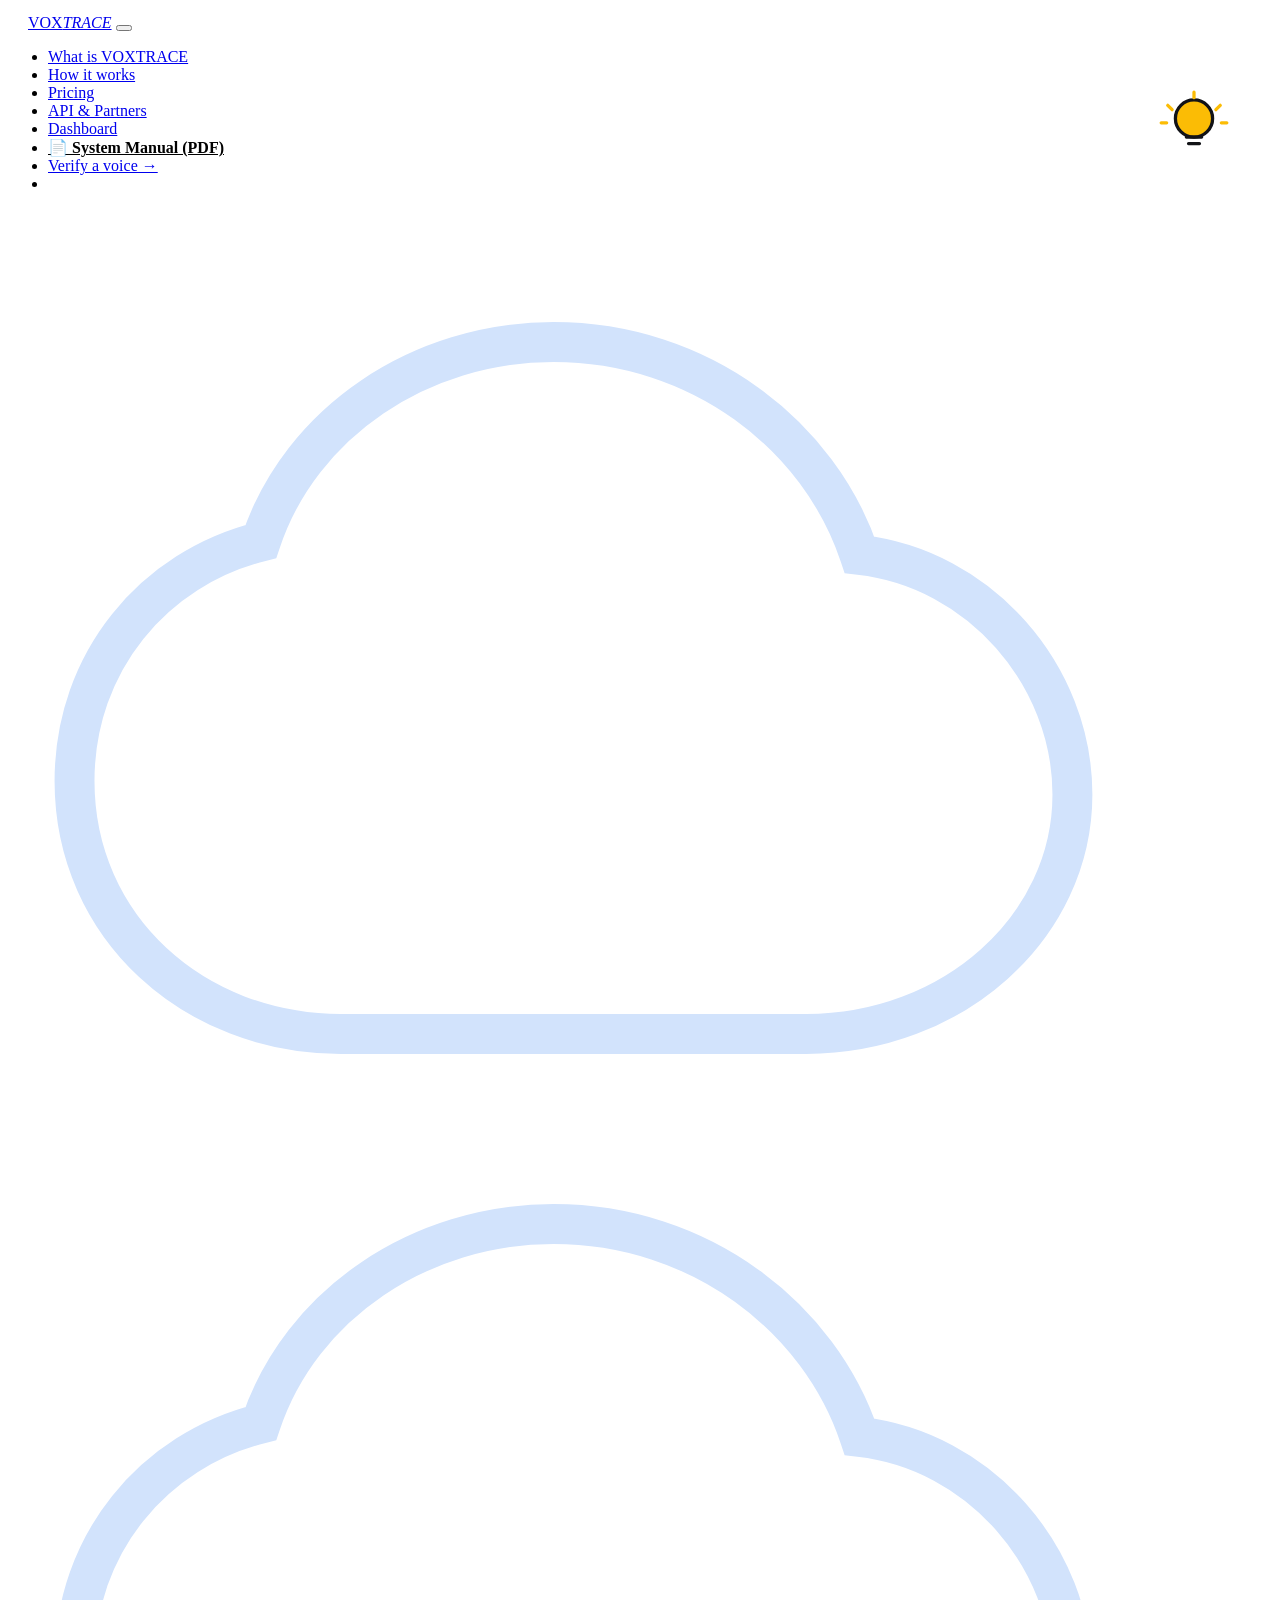
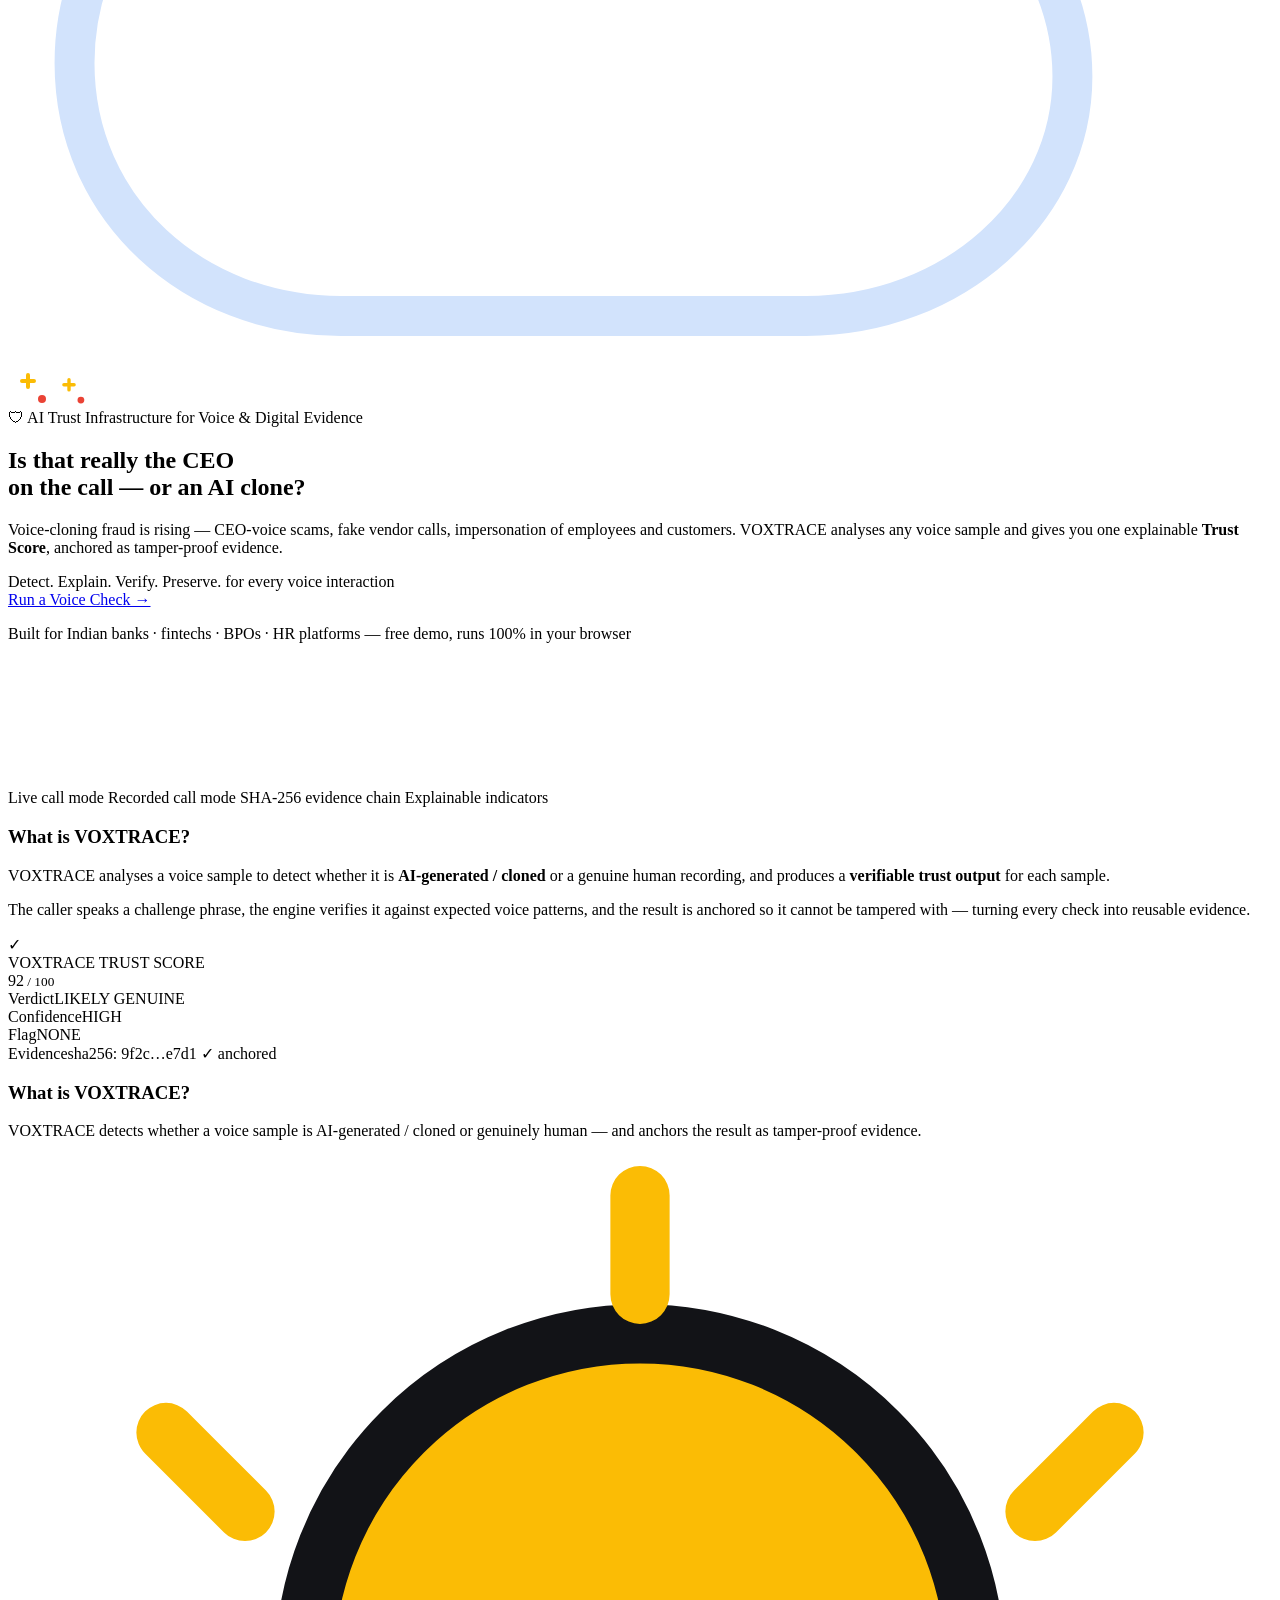
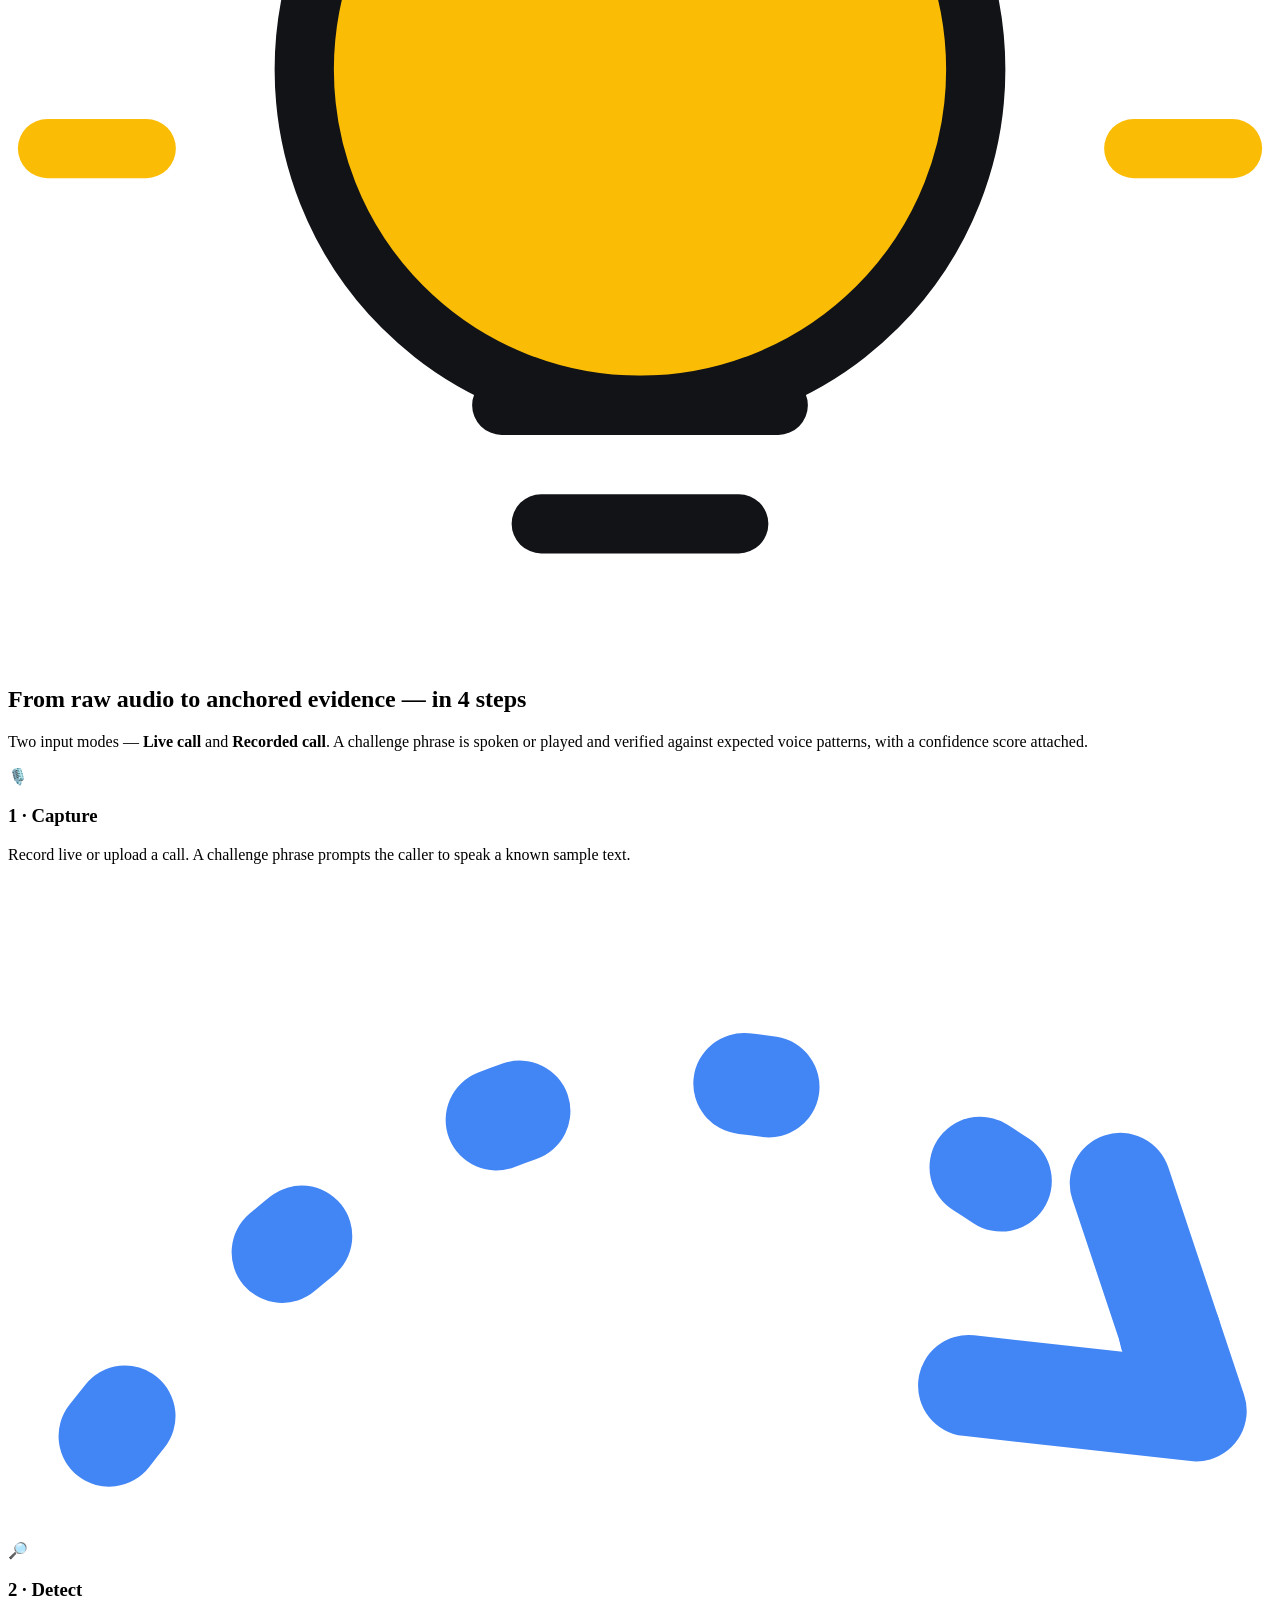
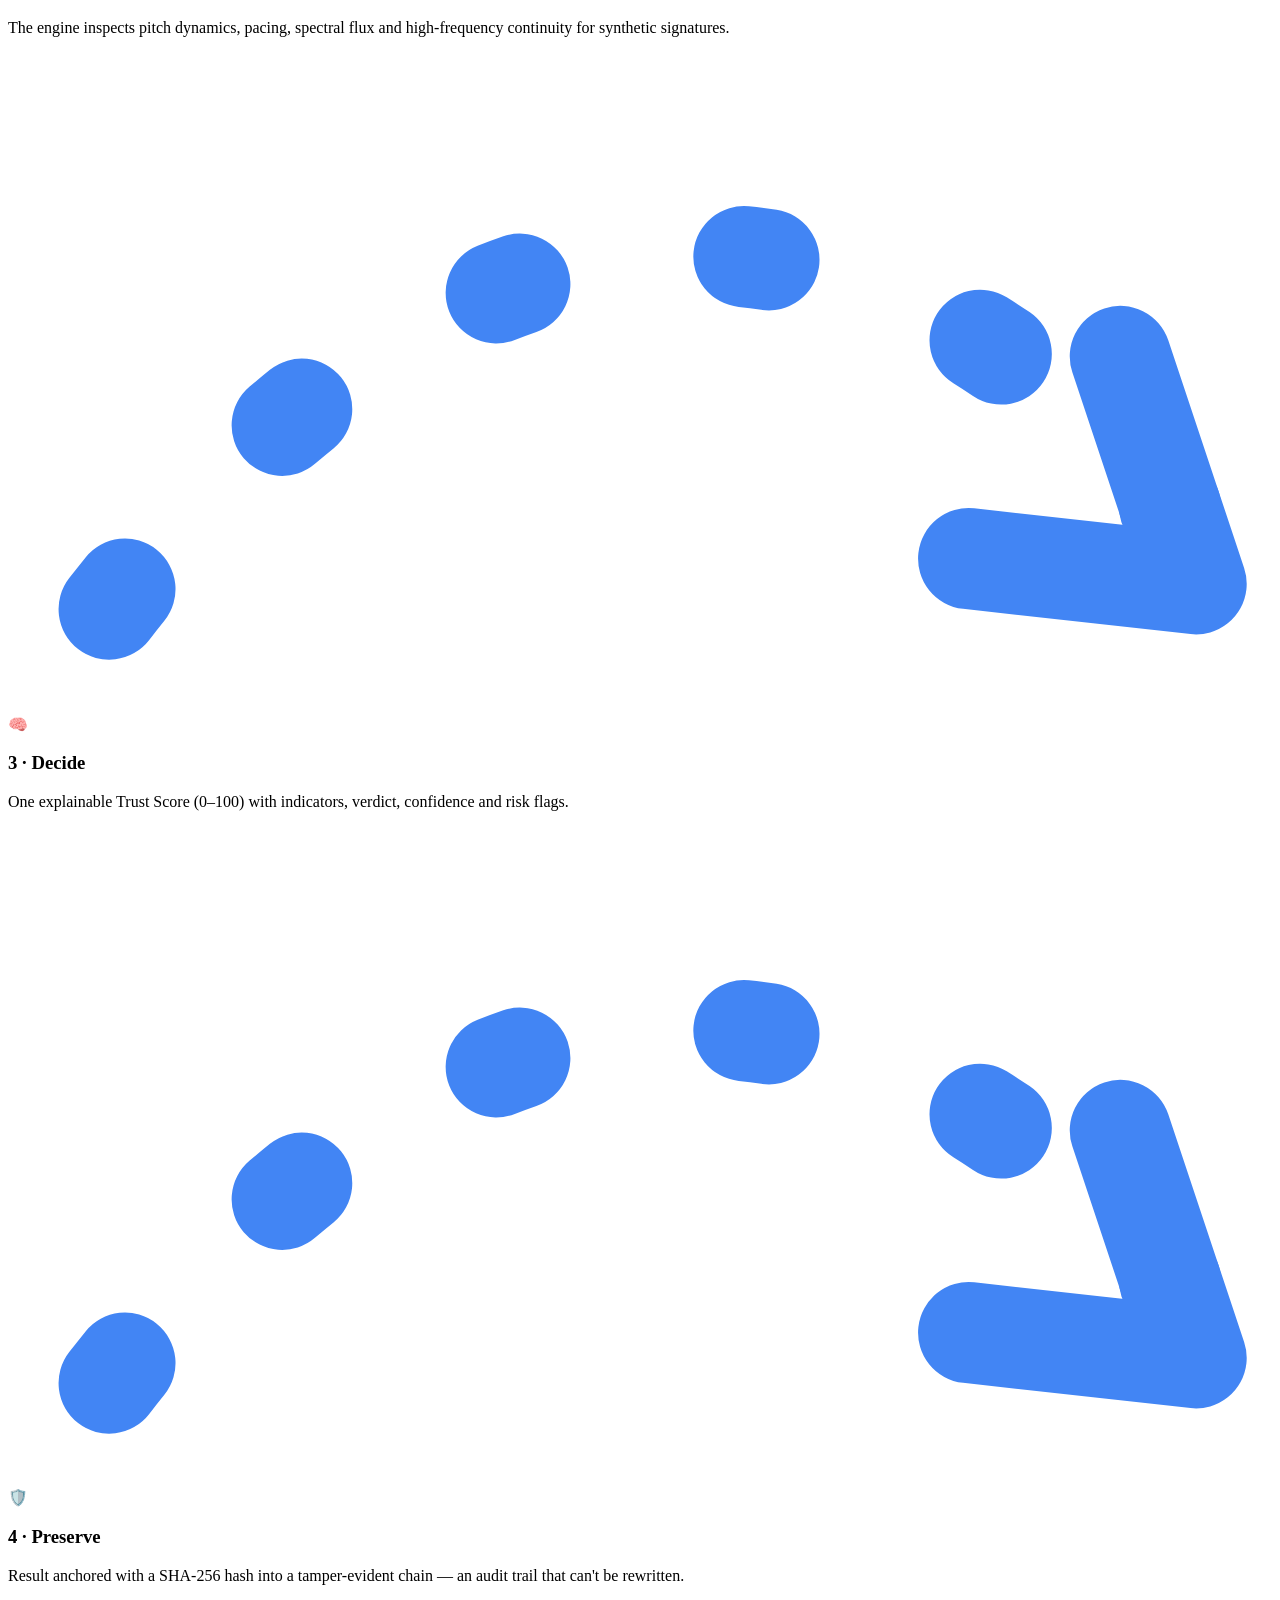
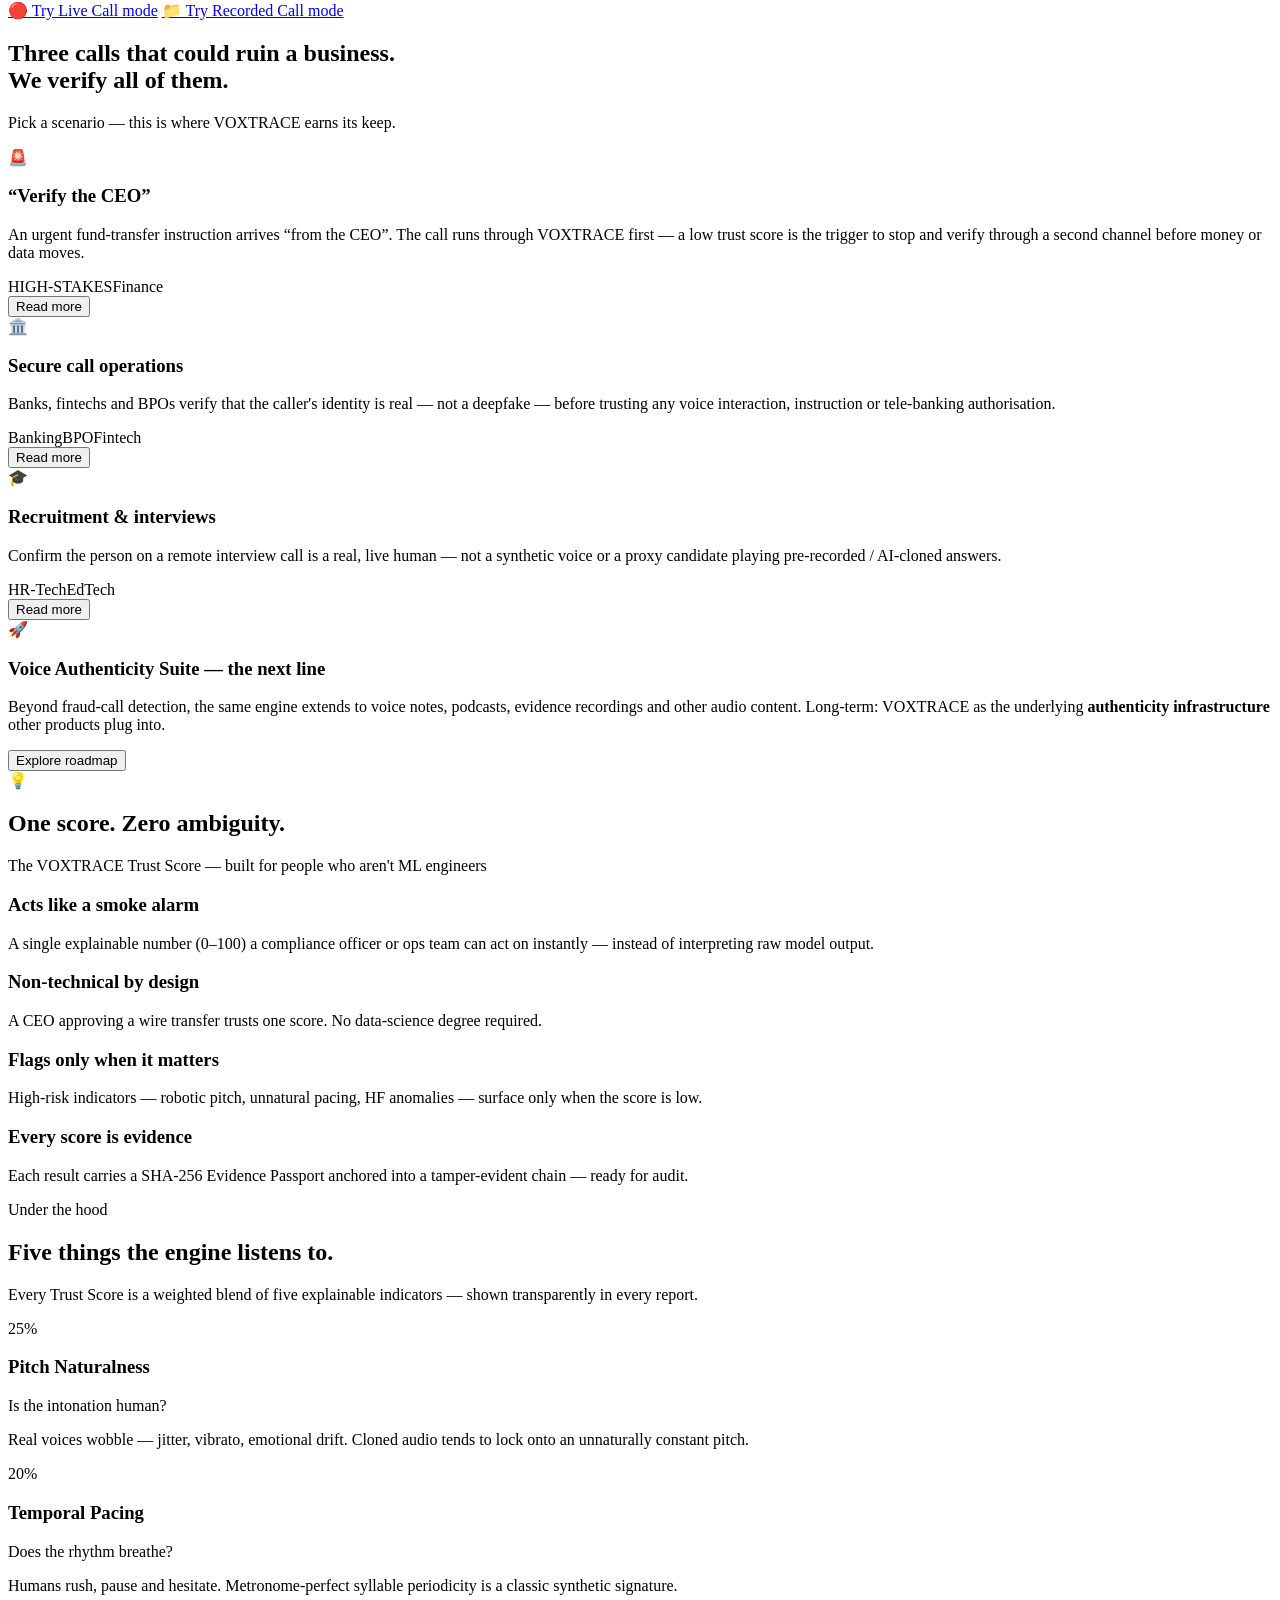
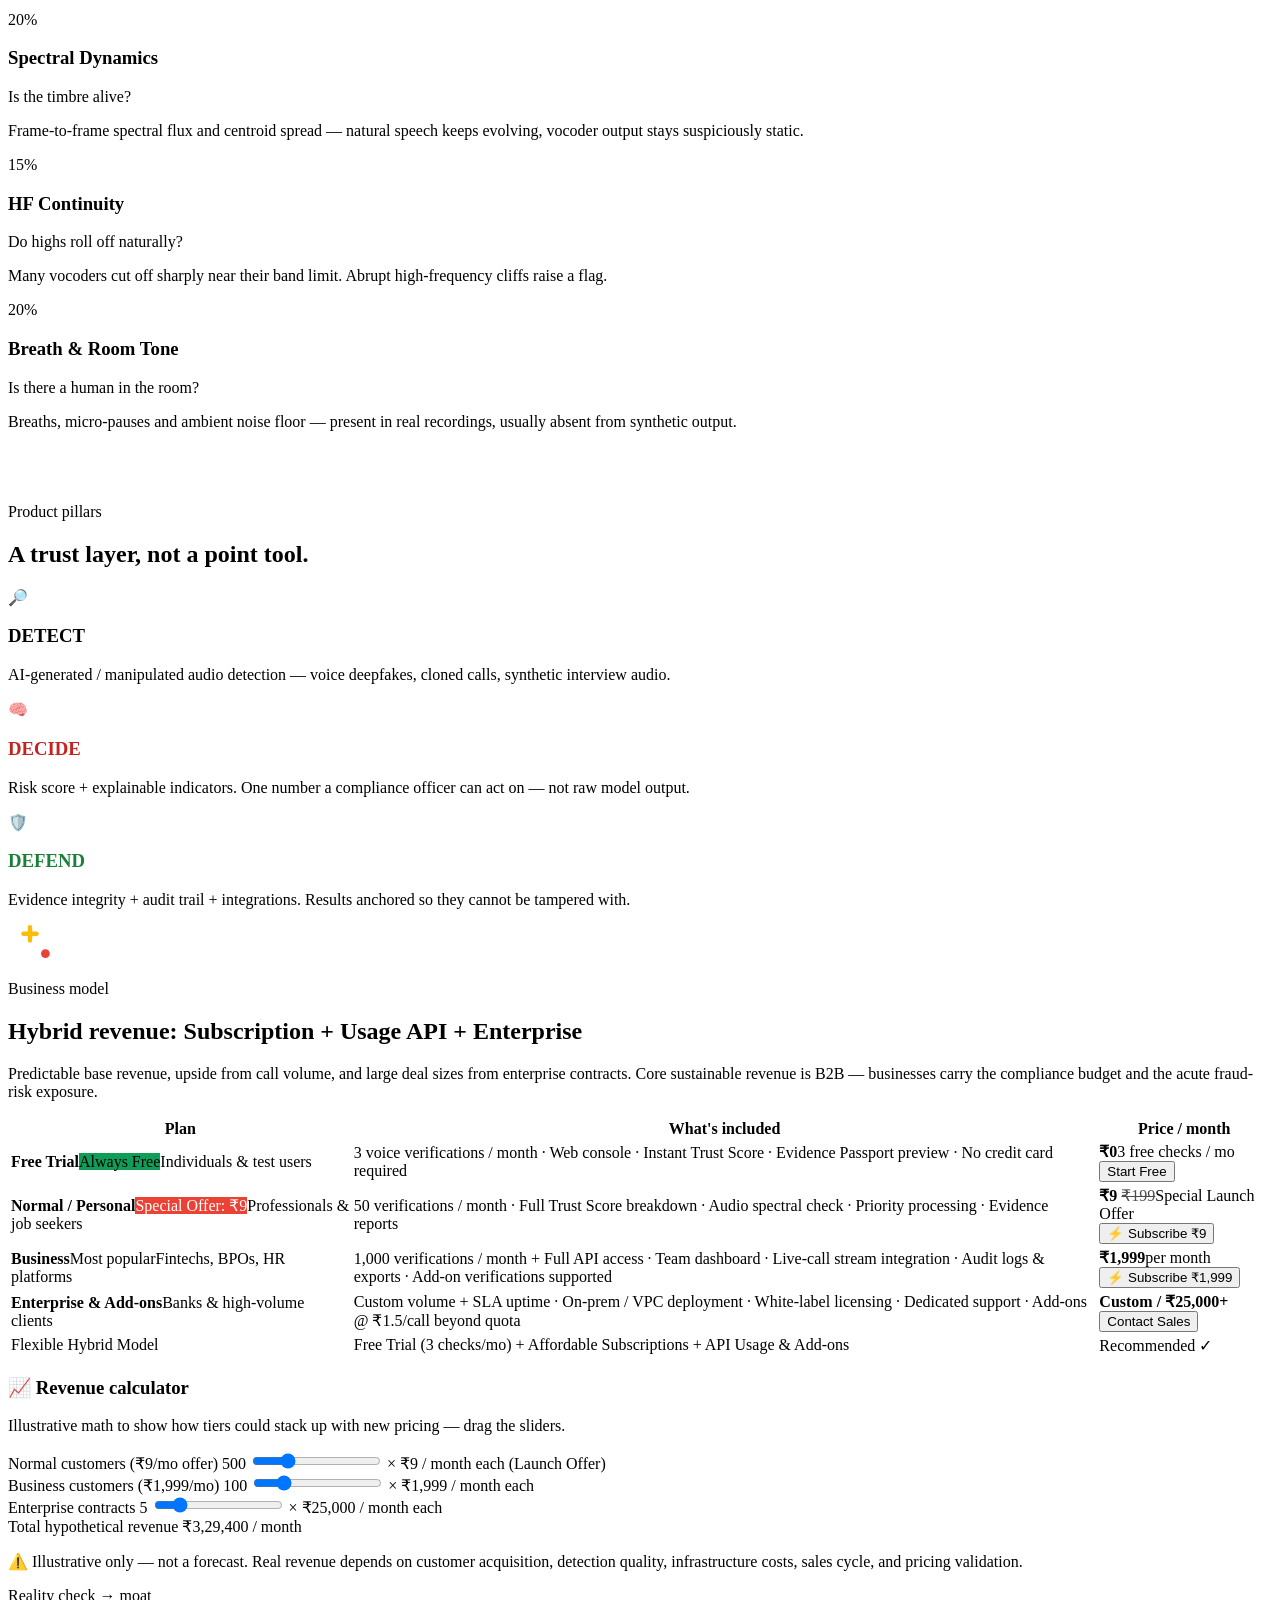
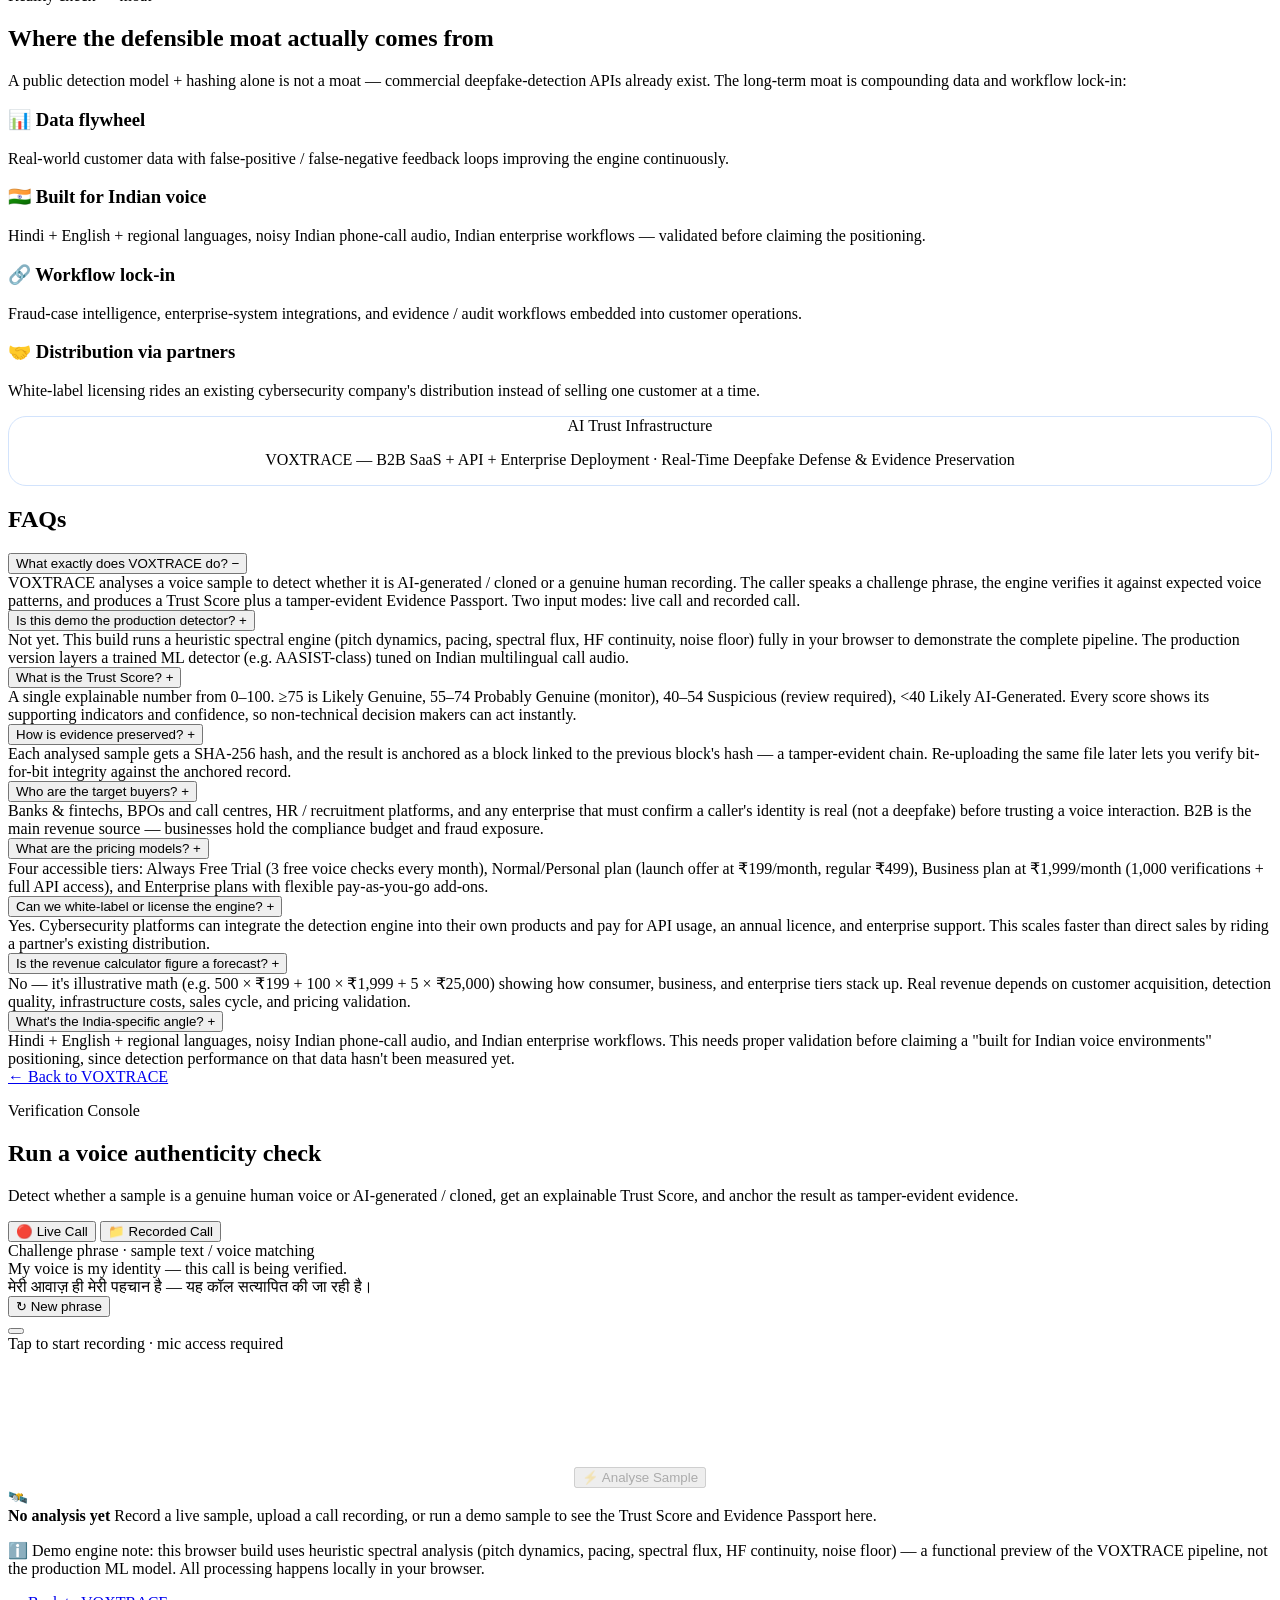
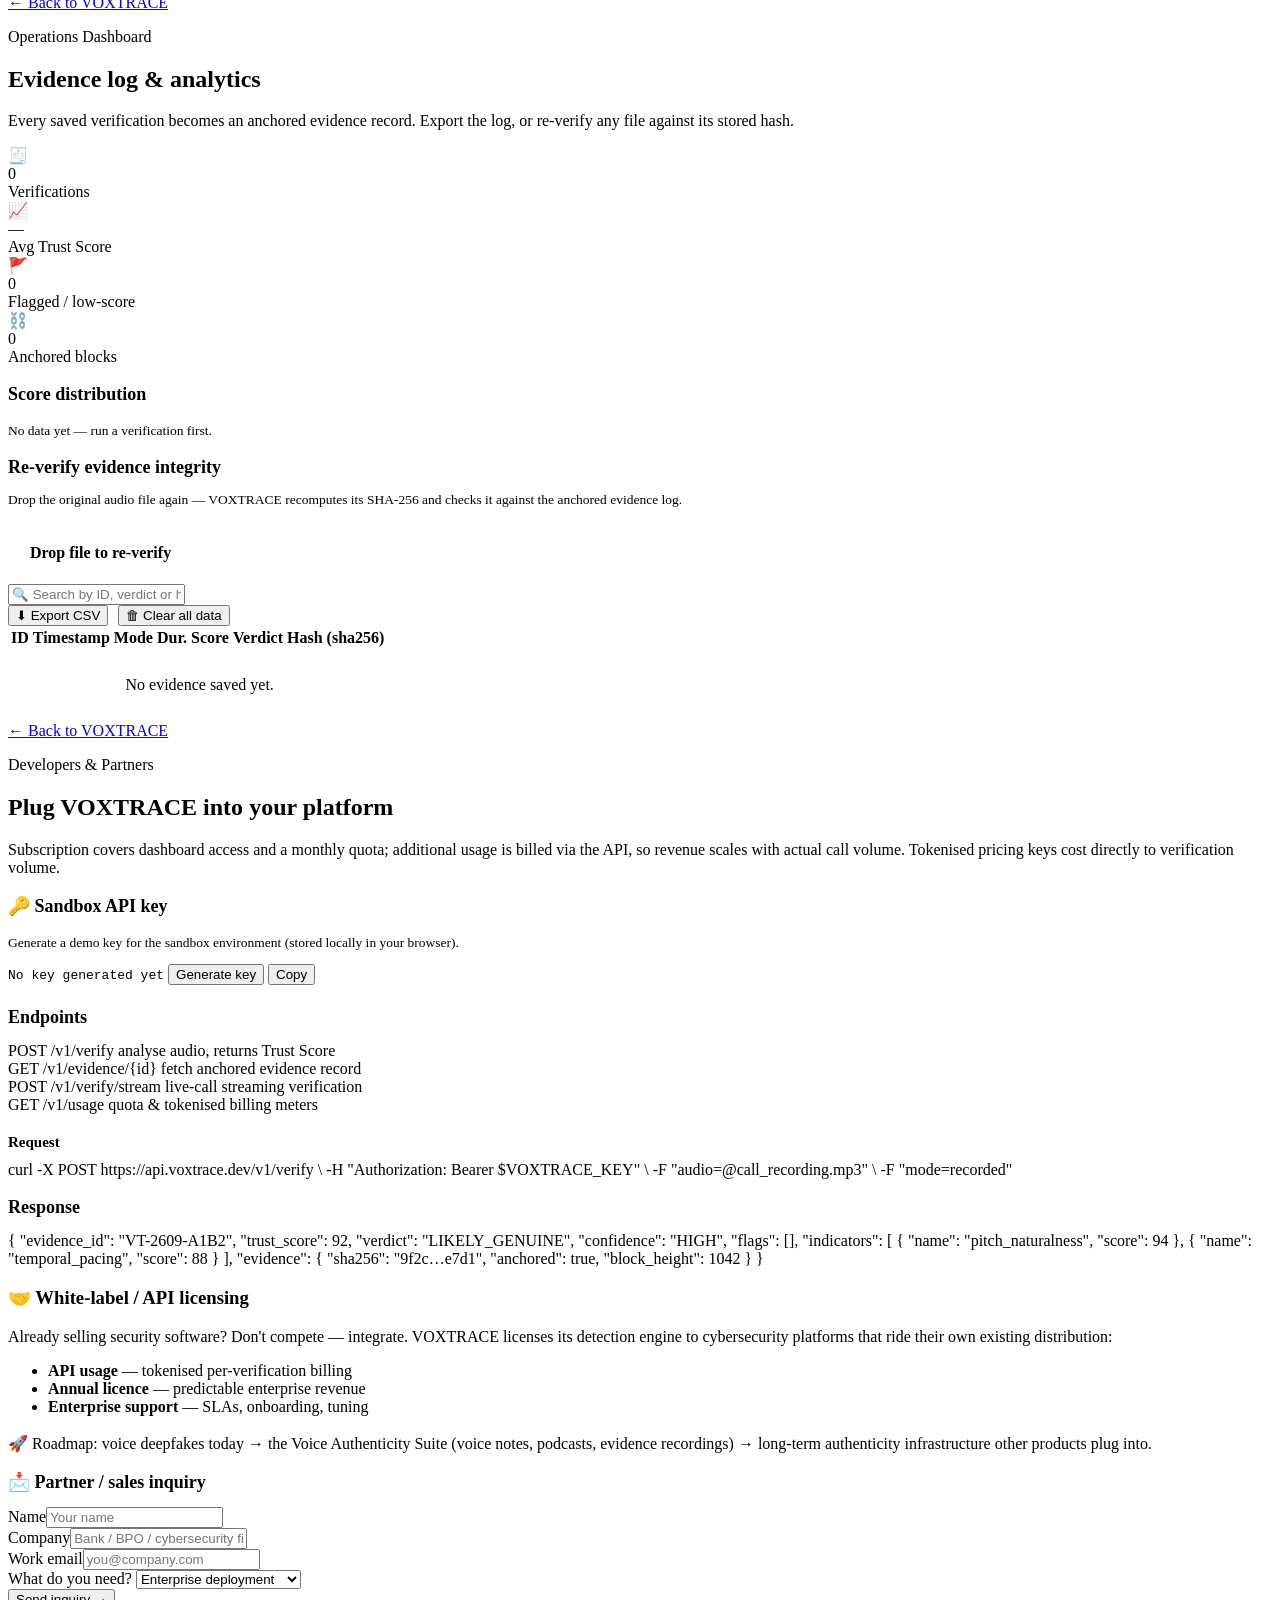
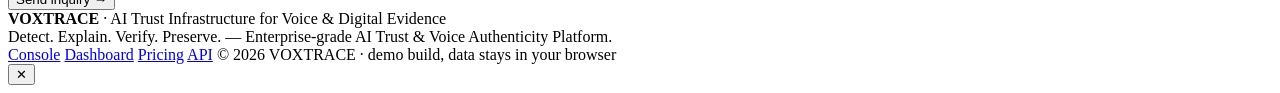
<file: src/index.html>
<!DOCTYPE html>
<html lang="en">
<head>
<meta charset="UTF-8">
<meta name="viewport" content="width=device-width, initial-scale=1.0">
<title>VOXTRACE — AI Trust Infrastructure for Voice &amp; Digital Evidence</title>
<meta name="description" content="VOXTRACE detects AI-generated / cloned voice, explains the risk with a single Trust Score, and preserves tamper-proof evidence. Detect. Explain. Verify. Preserve.">
<meta property="og:title" content="VOXTRACE — Every voice deserves a Trust Score">
<meta property="og:description" content="AI Trust Infrastructure for Voice & Digital Evidence. Detect deepfake calls, explain risk, anchor evidence.">
<meta property="og:type" content="website">
<link rel="icon" href="data:image/svg+xml,%3Csvg xmlns='http://www.w3.org/2000/svg' viewBox='0 0 64 64'%3E%3Crect width='64' height='64' rx='14' fill='%234285F4'/%3E%3Cpath d='M14 32h6l4-12 6 24 5-16 3 4h12' stroke='%23fff' stroke-width='4' fill='none' stroke-linecap='round' stroke-linejoin='round'/%3E%3C/svg%3E">
<script src="https://checkout.razorpay.com/v1/checkout.js"></script>
<style>
/*STYLE*/
</style>
</head>
<body>

<!-- ============ SVG doodle defs ============ -->
<svg width="0" height="0" style="position:absolute" aria-hidden="true">
  <defs>
    <g id="doodle-cloud">
      <path d="M25 62c-11 0-20-8-20-19 0-9 6-16 14-18 3-9 12-15 22-15 11 0 20 7 23 16 9 1 16 9 16 18 0 10-9 18-20 18H25Z"
        fill="#fff" stroke="#D2E3FC" stroke-width="3"/>
    </g>
    <g id="doodle-spark">
      <path d="M20 2v12M14 8h12" stroke="#FBBC05" stroke-width="4" stroke-linecap="round"/>
      <circle cx="34" cy="26" r="4" fill="#EA4335"/>
    </g>
    <g id="doodle-arrow">
      <path d="M4 22 C 18 4, 34 4, 46 18" fill="none" stroke="#4285F4" stroke-width="4" stroke-linecap="round" stroke-dasharray="1 9"/>
      <path d="M38 20 l 9 1 -3 -9" fill="none" stroke="#4285F4" stroke-width="4" stroke-linecap="round" stroke-linejoin="round"/>
    </g>
    <g id="doodle-bulb">
      <circle cx="32" cy="26" r="17" fill="#FBBC05" stroke="#121317" stroke-width="3"/>
      <path d="M25 43h14M27 49h10" stroke="#121317" stroke-width="3" stroke-linecap="round"/>
      <path d="M32 2v5M8 14l4 4M56 14l-4 4M2 30h5M57 30h5" stroke="#FBBC05" stroke-width="3" stroke-linecap="round"/>
    </g>
  </defs>
</svg>

<!-- ============ NAV ============ -->
<header class="nav">
  <div class="nav-inner">
    <a class="nav-brand" href="#/home"><span class="logo"><svg width="20" height="20" viewBox="0 0 64 64"><path d="M10 32h7l4-12 6 24 5-16 3 4h13" stroke="#fff" stroke-width="5" fill="none" stroke-linecap="round" stroke-linejoin="round"/></svg></span><span class="brand-text">VOX<em>TRACE</em></span></a>
    <button class="nav-toggle" id="menuBtn" aria-label="Menu"><span></span><span></span><span></span></button>
    <ul class="nav-links" id="navLinks">
      <li><a href="#/home" data-nav="home">What is VOXTRACE</a></li>
      <li><a href="#/home#how" data-nav="how">How it works</a></li>
      <li><a href="#/pricing" data-nav="pricing">Pricing</a></li>
      <li><a href="#/api" data-nav="api">API &amp; Partners</a></li>
      <li><a href="#/dashboard" data-nav="dashboard">Dashboard</a></li>
      <li><a href="docs/VOXTRACE_System_Documentation.pdf" target="_blank" download style="color:var(--blue);font-weight:700">📄 System Manual (PDF)</a></li>
      <li><a href="#/verify" class="btn-verify" data-nav="verify">Verify a voice →</a></li>
      <li><span id="userPlanBadge" class="plan-pill-badge" style="display:none"></span></li>
    </ul>
  </div>
</header>

<!-- ============================================================ HOME ============================================================ -->
<div class="view active" id="view-home">

  <!-- HERO -->
  <section class="hero gridbg">
    <svg class="cloud c1" viewBox="0 0 95 66"><use href="#doodle-cloud"/></svg>
    <svg class="cloud c2" viewBox="0 0 95 66"><use href="#doodle-cloud"/></svg>
    <svg class="spark" style="left:12%;top:22%;width:40px" viewBox="0 0 40 32"><use href="#doodle-spark"/></svg>
    <svg class="spark" style="right:14%;top:60%;width:34px" viewBox="0 0 40 32"><use href="#doodle-spark"/></svg>

    <div class="container">
      <span class="hero-kicker">🛡 AI Trust Infrastructure for Voice &amp; Digital Evidence</span>
      <h1>Is that really <strong>the CEO</strong><br>on the call — or an <span class="hl">AI clone?</span></h1>
      <p class="sub">Voice-cloning fraud is rising — CEO-voice scams, fake vendor calls, impersonation of employees and customers.
        VOXTRACE analyses any voice sample and gives you one explainable <strong>Trust Score</strong>, anchored as tamper-proof evidence.</p>

      <div class="hero-bar">
        <div class="hero-pill" onclick="location.hash='#/verify'">
          <span class="amount">Detect. Explain. Verify. Preserve.</span>
          <span class="psub">for every voice interaction</span>
        </div>
        <a href="#/verify" class="hero-cta">Run a Voice Check →</a>
      </div>
      <p class="hero-note">Built for Indian banks · fintechs · BPOs · HR platforms — free demo, runs 100% in your browser</p>

      <div class="hero-visual">
        <div class="wave-strip">
          <svg viewBox="0 0 1200 120" preserveAspectRatio="none" aria-hidden="true">
            <polyline id="heroWave" fill="none" stroke="#4285F4" stroke-width="2.4" opacity="0.9"/>
            <polyline id="heroWave2" fill="none" stroke="#D2E3FC" stroke-width="2" opacity="1"/>
            <polyline id="heroWave3" fill="none" stroke="#34A853" stroke-width="1.6" opacity="0.65"/>
          </svg>
          <div class="hero-chips">
            <span class="hchip"><i style="background:var(--blue)"></i> Live call mode</span>
            <span class="hchip"><i style="background:var(--red)"></i> Recorded call mode</span>
            <span class="hchip"><i style="background:var(--green)"></i> SHA-256 evidence chain</span>
            <span class="hchip"><i style="background:var(--yellow)"></i> Explainable indicators</span>
          </div>
        </div>
      </div>
    </div>
  </section>

  <!-- ABOUT -->
  <section class="about" id="what">
    <div class="about-grid">
      <div class="about-box">
        <div class="bubble">
          <h3>What is <strong>VOXTRACE?</strong></h3>
          <p>VOXTRACE analyses a voice sample to detect whether it is <strong>AI-generated / cloned</strong> or a genuine human recording,
             and produces a <strong>verifiable trust output</strong> for each sample.</p>
          <p>The caller speaks a challenge phrase, the engine verifies it against expected voice patterns, and the result is anchored
             so it cannot be tampered with — turning every check into reusable evidence.</p>
        </div>
      </div>
      <div class="about-visual">
        <div class="score-ticket">
          <div class="st-badge">✓</div>
          <div class="st-head"><span class="pulse"></span> VOXTRACE TRUST SCORE</div>
          <div class="st-big">92<small> / 100</small></div>
          <div class="st-rows">
            <div class="st-row"><span class="k">Verdict</span><span class="v ok">LIKELY GENUINE</span></div>
            <div class="st-row"><span class="k">Confidence</span><span class="v">HIGH</span></div>
            <div class="st-row"><span class="k">Flag</span><span class="v ok">NONE</span></div>
            <div class="st-row"><span class="k">Evidence</span><span class="v">sha256: 9f2c…e7d1 ✓ anchored</span></div>
          </div>
        </div>
      </div>
    </div>
    <div class="about-text-mobile">
      <div class="bubble">
        <h3>What is <strong>VOXTRACE?</strong></h3>
        <p>VOXTRACE detects whether a voice sample is AI-generated / cloned or genuinely human — and anchors the result as tamper-proof evidence.</p>
      </div>
    </div>
  </section>

  <!-- HOW IT WORKS -->
  <section class="challenge" id="how">
    <svg class="bulb" viewBox="0 0 64 56"><use href="#doodle-bulb"/></svg>
    <h2 class="section-title">From raw audio to anchored evidence — <strong>in 4 steps</strong></h2>
    <p class="lead">Two input modes — <strong>Live call</strong> and <strong>Recorded call</strong>. A challenge phrase is spoken or played
      and verified against expected voice patterns, with a confidence score attached.</p>

    <div class="challenge-steps">
      <div class="challenge-step">
        <div class="icon-circle">🎙️</div>
        <h3>1 · Capture</h3>
        <p>Record live or upload a call. A challenge phrase prompts the caller to speak a known sample text.</p>
      </div>
      <svg class="step-arrow" viewBox="0 0 50 26"><use href="#doodle-arrow"/></svg>
      <div class="challenge-step">
        <div class="icon-circle red">🔎</div>
        <h3>2 · Detect</h3>
        <p>The engine inspects pitch dynamics, pacing, spectral flux and high-frequency continuity for synthetic signatures.</p>
      </div>
      <svg class="step-arrow" viewBox="0 0 50 26"><use href="#doodle-arrow"/></svg>
      <div class="challenge-step">
        <div class="icon-circle yellow">🧠</div>
        <h3>3 · Decide</h3>
        <p>One explainable Trust Score (0–100) with indicators, verdict, confidence and risk flags.</p>
      </div>
      <svg class="step-arrow" viewBox="0 0 50 26"><use href="#doodle-arrow"/></svg>
      <div class="challenge-step">
        <div class="icon-circle green">🛡️</div>
        <h3>4 · Preserve</h3>
        <p>Result anchored with a SHA-256 hash into a tamper-evident chain — an audit trail that can't be rewritten.</p>
      </div>
    </div>

    <div class="modes-row">
      <a href="#/verify" class="btn primary">🔴 Try Live Call mode</a>
      <a href="#/verify" class="btn ghost">📁 Try Recorded Call mode</a>
    </div>
  </section>

  <!-- USE CASES -->
  <section class="usecases">
    <h2>Three calls that could ruin a business.<br>We verify all of them.</h2>
    <p class="uc-sub">Pick a scenario — this is where VOXTRACE earns its keep.</p>
    <div class="cards-grid">
      <div class="cat-card">
        <div class="cat-head"><div class="cat-icon red">🚨</div><h3>“Verify the CEO”</h3></div>
        <p>An urgent fund-transfer instruction arrives “from the CEO”. The call runs through VOXTRACE first — a low trust score is the
           trigger to stop and verify through a second channel before money or data moves.</p>
        <div class="cat-tags"><span class="cat-tag hot">HIGH-STAKES</span><span class="cat-tag">Finance</span></div>
        <button class="btn-readmore" data-modal="m-ceo">Read more</button>
      </div>
      <div class="cat-card">
        <div class="cat-head"><div class="cat-icon">🏛️</div><h3>Secure call operations</h3></div>
        <p>Banks, fintechs and BPOs verify that the caller's identity is real — not a deepfake — before trusting any voice interaction,
           instruction or tele-banking authorisation.</p>
        <div class="cat-tags"><span class="cat-tag">Banking</span><span class="cat-tag">BPO</span><span class="cat-tag">Fintech</span></div>
        <button class="btn-readmore" data-modal="m-bpo">Read more</button>
      </div>
      <div class="cat-card">
        <div class="cat-head"><div class="cat-icon green">🎓</div><h3>Recruitment &amp; interviews</h3></div>
        <p>Confirm the person on a remote interview call is a real, live human — not a synthetic voice or a proxy candidate
           playing pre-recorded / AI-cloned answers.</p>
        <div class="cat-tags"><span class="cat-tag">HR-Tech</span><span class="cat-tag">EdTech</span></div>
        <button class="btn-readmore" data-modal="m-hr">Read more</button>
      </div>
      <div class="cat-card cat-wide">
        <div class="cat-icon">🚀</div>
        <div style="flex:1">
          <h3>Voice Authenticity Suite — the next line</h3>
          <p>Beyond fraud-call detection, the same engine extends to voice notes, podcasts, evidence recordings and other audio content.
             Long-term: VOXTRACE as the underlying <strong>authenticity infrastructure</strong> other products plug into.</p>
        </div>
        <button class="btn-readmore" data-modal="m-suite">Explore roadmap</button>
      </div>
    </div>
  </section>

  <!-- TRUST SCORE USP -->
  <section class="trust">
    <div class="impact-box">
      <div class="impact-bulb">💡</div>
      <h2>One score. Zero ambiguity.</h2>
      <p class="sub">The VOXTRACE Trust Score — built for people who aren't ML engineers</p>
      <div class="impact-grid">
        <div class="impact-item"><h3>Acts like a smoke alarm</h3><p>A single explainable number (0–100) a compliance officer or ops team can act on instantly — instead of interpreting raw model output.</p></div>
        <div class="impact-item"><h3>Non-technical by design</h3><p>A CEO approving a wire transfer trusts one score. No data-science degree required.</p></div>
        <div class="impact-item"><h3>Flags only when it matters</h3><p>High-risk indicators — robotic pitch, unnatural pacing, HF anomalies — surface only when the score is low.</p></div>
        <div class="impact-item"><h3>Every score is evidence</h3><p>Each result carries a SHA-256 Evidence Passport anchored into a tamper-evident chain — ready for audit.</p></div>
      </div>
    </div>
  </section>

  <!-- INDICATOR TICKETS + PILLARS -->
  <section class="judging">
    <p class="eyebrow">Under the hood</p>
    <h2 class="section-title">Five things the engine listens to.</h2>
    <p class="lead">Every Trust Score is a weighted blend of five explainable indicators — shown transparently in every report.</p>

    <div class="tickets">
      <div class="ticket-wrap"><div class="ticket-badge">25%</div>
        <div class="ticket"><h3>Pitch Naturalness</h3><span class="bold-line">Is the intonation human?</span>
          <p>Real voices wobble — jitter, vibrato, emotional drift. Cloned audio tends to lock onto an unnaturally constant pitch.</p></div></div>
      <div class="ticket-wrap"><div class="ticket-badge">20%</div>
        <div class="ticket t-red"><h3>Temporal Pacing</h3><span class="bold-line">Does the rhythm breathe?</span>
          <p>Humans rush, pause and hesitate. Metronome-perfect syllable periodicity is a classic synthetic signature.</p></div></div>
      <div class="ticket-wrap"><div class="ticket-badge">20%</div>
        <div class="ticket t-yellow"><h3>Spectral Dynamics</h3><span class="bold-line">Is the timbre alive?</span>
          <p>Frame-to-frame spectral flux and centroid spread — natural speech keeps evolving, vocoder output stays suspiciously static.</p></div></div>
      <div class="ticket-wrap"><div class="ticket-badge">15%</div>
        <div class="ticket t-green"><h3>HF Continuity</h3><span class="bold-line">Do highs roll off naturally?</span>
          <p>Many vocoders cut off sharply near their band limit. Abrupt high-frequency cliffs raise a flag.</p></div></div>
      <div class="ticket-wrap"><div class="ticket-badge">20%</div>
        <div class="ticket t-ink"><h3>Breath &amp; Room Tone</h3><span class="bold-line">Is there a human in the room?</span>
          <p>Breaths, micro-pauses and ambient noise floor — present in real recordings, usually absent from synthetic output.</p></div></div>
    </div>

    <p class="eyebrow" style="margin-top:clamp(48px,6vw,72px)">Product pillars</p>
    <h2 class="section-title">A trust layer, <strong>not a point tool.</strong></h2>
    <div class="pillars">
      <div class="pillar-card"><div class="p-ic">🔎</div><h3 style="color:var(--blue-dark)">DETECT</h3>
        <p>AI-generated / manipulated audio detection — voice deepfakes, cloned calls, synthetic interview audio.</p></div>
      <div class="pillar-card pr"><div class="p-ic">🧠</div><h3 style="color:#c5221f">DECIDE</h3>
        <p>Risk score + explainable indicators. One number a compliance officer can act on — not raw model output.</p></div>
      <div class="pillar-card pg"><div class="p-ic">🛡️</div><h3 style="color:#188038">DEFEND</h3>
        <p>Evidence integrity + audit trail + integrations. Results anchored so they cannot be tampered with.</p></div>
    </div>
  </section>

  <!-- PRICING -->
  <section class="pricing" id="sec-pricing">
    <svg class="spark" style="left:3%;top:16%;width:44px" viewBox="0 0 40 32"><use href="#doodle-spark"/></svg>
    <svg style="position:absolute;right:4%;top:10%;width:70px" viewBox="0 0 64 56"><use href="#doodle-bulb"/></svg>
    <p class="eyebrow">Business model</p>
    <h2 class="section-title">Hybrid revenue: <strong>Subscription + Usage API + Enterprise</strong></h2>
    <p class="lead">Predictable base revenue, upside from call volume, and large deal sizes from enterprise contracts.
       Core sustainable revenue is B2B — businesses carry the compliance budget and the acute fraud-risk exposure.</p>

    <div class="prize-table-wrap">
      <table class="prize-table">
        <thead><tr><th>Plan</th><th>What's included</th><th>Price / month</th></tr></thead>
        <tbody>
          <tr>
            <td><b>Free Trial</b><span class="ribbon" style="background:#0F9D58">Always Free</span><span class="mini">Individuals &amp; test users</span></td>
            <td>3 voice verifications / month · Web console · Instant Trust Score · Evidence Passport preview · No credit card required</td>
            <td>
              <div><b>₹0</b><span class="mini">3 free checks / mo</span></div>
              <button type="button" class="plan-act-btn btn-plan-trial" onclick="VT.selectFreeTrial()">Start Free</button>
            </td>
          </tr>
          <tr>
            <td><b>Normal / Personal</b><span class="ribbon" style="background:#EA4335;color:#fff">Special Offer: ₹9</span><span class="mini">Professionals &amp; job seekers</span></td>
            <td>50 verifications / month · Full Trust Score breakdown · Audio spectral check · Priority processing · Evidence reports</td>
            <td>
              <div><b>₹9</b> <span class="mini" style="text-decoration:line-through;color:var(--body);opacity:0.7">₹199</span><span class="mini">Special Launch Offer</span></div>
              <button type="button" class="plan-act-btn btn-plan-pay" onclick="VT.payForPlan('Normal / Personal', 9)">⚡ Subscribe ₹9</button>
            </td>
          </tr>
          <tr>
            <td><b>Business</b><span class="ribbon">Most popular</span><span class="mini">Fintechs, BPOs, HR platforms</span></td>
            <td>1,000 verifications / month + Full API access · Team dashboard · Live-call stream integration · Audit logs &amp; exports · Add-on verifications supported</td>
            <td>
              <div><b>₹1,999</b><span class="mini">per month</span></div>
              <button type="button" class="plan-act-btn btn-plan-pay" onclick="VT.payForPlan('Business', 1999)">⚡ Subscribe ₹1,999</button>
            </td>
          </tr>
          <tr>
            <td><b>Enterprise &amp; Add-ons</b><span class="mini">Banks &amp; high-volume clients</span></td>
            <td>Custom volume + SLA uptime · On-prem / VPC deployment · White-label licensing · Dedicated support · Add-ons @ ₹1.5/call beyond quota</td>
            <td>
              <div><b>Custom / ₹25,000+</b></div>
              <button type="button" class="plan-act-btn btn-plan-contact" onclick="VT.contactEnterprise()">Contact Sales</button>
            </td>
          </tr>
          <tr class="total">
            <td>Flexible Hybrid Model</td>
            <td>Free Trial (3 checks/mo) + Affordable Subscriptions + API Usage &amp; Add-ons</td>
            <td>Recommended ✓</td>
          </tr>
        </tbody>
      </table>
    </div>

    <div class="calc-card">
      <div class="calc-inner">
        <h3>📈 Revenue calculator</h3>
        <p class="hint">Illustrative math to show how tiers could stack up with new pricing — drag the sliders.</p>
        <div class="calc-row">
          <div class="calc-fld">
            <label>Normal customers (₹9/mo offer) <span class="rangeval" id="vSmall">500</span></label>
            <input type="range" min="0" max="2000" value="500" id="rSmall" oninput="VT.calc()" aria-label="Normal customers">
            <span class="unit">× ₹9 / month each (Launch Offer)</span>
          </div>
          <div class="calc-fld">
            <label>Business customers (₹1,999/mo) <span class="rangeval" id="vBiz">100</span></label>
            <input type="range" min="0" max="500" value="100" id="rBiz" oninput="VT.calc()" aria-label="Business customers">
            <span class="unit">× ₹1,999 / month each</span>
          </div>
          <div class="calc-fld">
            <label>Enterprise contracts <span class="rangeval" id="vEnt">5</span></label>
            <input type="range" min="0" max="30" value="5" id="rEnt" oninput="VT.calc()" aria-label="Enterprise contracts">
            <span class="unit">× ₹25,000 / month each</span>
          </div>
        </div>
        <div class="calc-out">
          <span class="lbl">Total hypothetical revenue</span>
          <span class="big" id="calcOut">₹3,29,400 / month</span>
        </div>
        <p class="disclaim">⚠️ <span>Illustrative only — not a forecast. Real revenue depends on customer acquisition, detection quality,
           infrastructure costs, sales cycle, and pricing validation.</span></p>
      </div>
    </div>
  </section>

  <!-- MOAT -->
  <section class="moat">
    <p class="eyebrow">Reality check → moat</p>
    <h2 class="section-title">Where the defensible moat <strong>actually</strong> comes from</h2>
    <p class="lead">A public detection model + hashing alone is not a moat — commercial deepfake-detection APIs already exist.
       The long-term moat is compounding data and workflow lock-in:</p>
    <div class="moat-grid">
      <div class="moat-item"><h3>📊 Data flywheel</h3><p>Real-world customer data with false-positive / false-negative feedback loops improving the engine continuously.</p></div>
      <div class="moat-item my"><h3>🇮🇳 Built for Indian voice</h3><p>Hindi + English + regional languages, noisy Indian phone-call audio, Indian enterprise workflows — validated before claiming the positioning.</p></div>
      <div class="moat-item mg"><h3>🔗 Workflow lock-in</h3><p>Fraud-case intelligence, enterprise-system integrations, and evidence / audit workflows embedded into customer operations.</p></div>
      <div class="moat-item mr"><h3>🤝 Distribution via partners</h3><p>White-label licensing rides an existing cybersecurity company's distribution instead of selling one customer at a time.</p></div>
    </div>
    <div class="reposition" style="border-style:solid;background:var(--white);box-shadow:var(--shadow-card);border:1px solid #d2e3fc;border-radius:18px;text-align:center;justify-content:center">
      <div class="to" style="text-align:center"><div class="lbl">AI Trust Infrastructure</div><p>VOXTRACE — B2B SaaS + API + Enterprise Deployment · Real-Time Deepfake Defense &amp; Evidence Preservation</p></div>
    </div>
  </section>

  <!-- FAQ -->
  <section class="faq" id="sec-faq">
    <h2>FAQs</h2>
    <div class="faq-list">
      <div class="faq-item">
        <button class="faq-q">What exactly does VOXTRACE do? <span class="toggle">−</span></button>
        <div class="faq-a">VOXTRACE analyses a voice sample to detect whether it is AI-generated / cloned or a genuine human recording. The caller speaks a challenge phrase, the engine verifies it against expected voice patterns, and produces a Trust Score plus a tamper-evident Evidence Passport. Two input modes: live call and recorded call.</div>
      </div>
      <div class="faq-item">
        <button class="faq-q">Is this demo the production detector? <span class="toggle">+</span></button>
        <div class="faq-a">Not yet. This build runs a heuristic spectral engine (pitch dynamics, pacing, spectral flux, HF continuity, noise floor) fully in your browser to demonstrate the complete pipeline. The production version layers a trained ML detector (e.g. AASIST-class) tuned on Indian multilingual call audio.</div>
      </div>
      <div class="faq-item">
        <button class="faq-q">What is the Trust Score? <span class="toggle">+</span></button>
        <div class="faq-a">A single explainable number from 0–100. ≥75 is Likely Genuine, 55–74 Probably Genuine (monitor), 40–54 Suspicious (review required), &lt;40 Likely AI-Generated. Every score shows its supporting indicators and confidence, so non-technical decision makers can act instantly.</div>
      </div>
      <div class="faq-item">
        <button class="faq-q">How is evidence preserved? <span class="toggle">+</span></button>
        <div class="faq-a">Each analysed sample gets a SHA-256 hash, and the result is anchored as a block linked to the previous block's hash — a tamper-evident chain. Re-uploading the same file later lets you verify bit-for-bit integrity against the anchored record.</div>
      </div>
      <div class="faq-item">
        <button class="faq-q">Who are the target buyers? <span class="toggle">+</span></button>
        <div class="faq-a">Banks &amp; fintechs, BPOs and call centres, HR / recruitment platforms, and any enterprise that must confirm a caller's identity is real (not a deepfake) before trusting a voice interaction. B2B is the main revenue source — businesses hold the compliance budget and fraud exposure.</div>
      </div>
      <div class="faq-item">
        <button class="faq-q">What are the pricing models? <span class="toggle">+</span></button>
        <div class="faq-a">Four accessible tiers: Always Free Trial (3 free voice checks every month), Normal/Personal plan (launch offer at ₹199/month, regular ₹499), Business plan at ₹1,999/month (1,000 verifications + full API access), and Enterprise plans with flexible pay-as-you-go add-ons.</div>
      </div>
      <div class="faq-item">
        <button class="faq-q">Can we white-label or license the engine? <span class="toggle">+</span></button>
        <div class="faq-a">Yes. Cybersecurity platforms can integrate the detection engine into their own products and pay for API usage, an annual licence, and enterprise support. This scales faster than direct sales by riding a partner's existing distribution.</div>
      </div>
      <div class="faq-item">
        <button class="faq-q">Is the revenue calculator figure a forecast? <span class="toggle">+</span></button>
        <div class="faq-a">No — it's illustrative math (e.g. 500 × ₹199 + 100 × ₹1,999 + 5 × ₹25,000) showing how consumer, business, and enterprise tiers stack up. Real revenue depends on customer acquisition, detection quality, infrastructure costs, sales cycle, and pricing validation.</div>
      </div>
      <div class="faq-item">
        <button class="faq-q">What's the India-specific angle? <span class="toggle">+</span></button>
        <div class="faq-a">Hindi + English + regional languages, noisy Indian phone-call audio, and Indian enterprise workflows. This needs proper validation before claiming a "built for Indian voice environments" positioning, since detection performance on that data hasn't been measured yet.</div>
      </div>
    </div>
  </section>
</div>

<!-- ============================================================ VERIFY CONSOLE ============================================================ -->
<div class="view" id="view-verify">
  <section class="appsec gridbg">
    <div class="container">
      <div class="apphead">
        <a class="backlink" href="#/home">← Back to VOXTRACE</a>
        <p class="eyebrow">Verification Console</p>
        <h2 class="section-title">Run a voice <strong>authenticity check</strong></h2>
        <p class="lead">Detect whether a sample is a genuine human voice or AI-generated / cloned, get an explainable Trust Score,
           and anchor the result as tamper-evident evidence.</p>
      </div>

      <div class="console">
        <!-- LEFT: input -->
        <div class="panel">
          <div class="tabs">
            <button class="tabbtn on" id="tabLive" onclick="VT.setMode('live')">🔴 Live Call</button>
            <button class="tabbtn" id="tabFile" onclick="VT.setMode('file')">📁 Recorded Call</button>
          </div>

          <div class="challenge-bubble">
            <div class="lbl">Challenge phrase · sample text / voice matching</div>
            <div class="row2">
              <div>
                <div class="ph" id="phraseEn">My voice is my identity — this call is being verified.</div>
                <div class="ph-hi" id="phraseHi">मेरी आवाज़ ही मेरी पहचान है — यह कॉल सत्यापित की जा रही है।</div>
              </div>
              <button class="linkbtn" onclick="VT.newPhrase()">↻ New phrase</button>
            </div>
          </div>

          <div id="paneLive">
            <button class="recbtn" id="recBtn" onclick="VT.toggleRec()" aria-label="Record"></button>
            <div class="rec-status" id="recStatus">Tap to start recording · mic access required</div>
            <canvas class="wave" id="liveWave" width="640" height="92"></canvas>
          </div>

          <div id="paneFile" style="display:none">
            <div class="rec-zone" id="dropZone" onclick="document.getElementById('fileInput').click()">
              <div style="font-size:38px">🎧</div>
              <b>Drop an audio file here</b> or click to browse
              <div style="color:var(--body);font-size:12.5px;margin-top:6px">mp3 · wav · m4a · ogg · aac · flac · awb · amr · opus · webm — decoded locally, never uploaded</div>
            </div>
            <input type="file" id="fileInput" accept="audio/*,.mp3,.wav,.m4a,.ogg,.awb,.amr,.3gp,.3gpp,.aac,.flac,.weba,.opus" style="display:none">
            <div class="demo-row">
              <button class="btn ghost small" onclick="VT.runDemo('human')">▶ Demo: genuine human sample</button>
              <button class="btn ghost small" onclick="VT.runDemo('clone')">▶ Demo: AI-cloned sample</button>
            </div>
            <div class="demo-note">No mic / file handy? The demo buttons synthesise two test signals locally so you can see the full flow.</div>
          </div>

          <div id="fileMeta" style="display:none;margin-top:16px" class="challenge-bubble">
            <div class="lbl">Loaded sample</div>
            <div class="ph" id="fileName" style="font-size:14px;font-family:var(--mono)"></div>
          </div>
          <div style="margin-top:18px;text-align:center">
            <button class="btn primary" id="analyzeBtn" onclick="VT.analyze()" disabled>⚡ Analyse Sample</button>
          </div>
        </div>

        <!-- RIGHT: result -->
        <div class="panel" id="resultCard">
          <div class="result-empty" id="resultEmpty">
            <div class="big-ic">🛰️</div>
            <b>No analysis yet</b>
            <span>Record a live sample, upload a call recording, or run a demo sample to see the Trust Score and Evidence Passport here.</span>
          </div>
          <div id="resultBody" style="display:none">
            <div class="gauge-wrap"><svg id="gauge" width="200" height="120" viewBox="0 0 200 120"></svg></div>
            <div class="verdict-line"><span class="verdict" id="verdictTxt"></span></div>
            <div class="conf-line">Confidence: <b id="confTxt"></b> · Duration: <b id="durTxt"></b> · Mode: <b id="modeTxt"></b></div>
            <div class="flagrow" id="flagRow"></div>
            <div id="indList"></div>
            <div class="passport" id="passport"></div>
            <div class="result-actions">
              <button class="btn primary small" onclick="VT.saveEvidence()">💾 Save to Evidence Log</button>
              <button class="btn ghost small" onclick="VT.downloadReport()">⬇ Report</button>
              <button class="btn ghost small" onclick="VT.copyHash()">⧉ Copy Hash</button>
            </div>
          </div>
        </div>
      </div>
      <p class="engine-note">ℹ️ Demo engine note: this browser build uses heuristic spectral analysis (pitch dynamics, pacing, spectral flux,
         HF continuity, noise floor) — a functional preview of the VOXTRACE pipeline, not the production ML model. All processing happens locally in your browser.</p>
    </div>
  </section>
</div>

<!-- ============================================================ DASHBOARD ============================================================ -->
<div class="view" id="view-dashboard">
  <section class="appsec">
    <div class="container">
      <div class="apphead">
        <a class="backlink" href="#/home">← Back to VOXTRACE</a>
        <p class="eyebrow">Operations Dashboard</p>
        <h2 class="section-title">Evidence log <strong>&amp; analytics</strong></h2>
        <p class="lead">Every saved verification becomes an anchored evidence record. Export the log, or re-verify any file against its stored hash.</p>
      </div>

      <div class="kpis">
        <div class="kpi"><div class="ic b">🧾</div><div><div class="n" id="kTotal">0</div><div class="l">Verifications</div></div></div>
        <div class="kpi"><div class="ic g">📈</div><div><div class="n" id="kAvg">—</div><div class="l">Avg Trust Score</div></div></div>
        <div class="kpi"><div class="ic r">🚩</div><div><div class="n" id="kFlag">0</div><div class="l">Flagged / low-score</div></div></div>
        <div class="kpi"><div class="ic y">⛓️</div><div><div class="n" id="kAnchor">0</div><div class="l">Anchored blocks</div></div></div>
      </div>

      <div class="dash-grid">
        <div class="panel">
          <h3 style="font-size:18px;margin-bottom:16px">Score distribution</h3>
          <div id="distChart"><span style="color:var(--body);font-size:13.5px">No data yet — run a verification first.</span></div>
        </div>
        <div class="panel">
          <h3 style="font-size:18px;margin-bottom:8px">Re-verify evidence integrity</h3>
          <p style="color:var(--body);font-size:13.5px;margin-bottom:14px">Drop the original audio file again — VOXTRACE recomputes its SHA-256 and checks it against the anchored evidence log.</p>
          <div class="rec-zone" id="reDrop" style="padding:22px" onclick="document.getElementById('reFile').click()">
            <b>Drop file to re-verify</b>
          </div>
          <input type="file" id="reFile" accept="audio/*" style="display:none">
          <div class="re-result" id="reResult"></div>
        </div>
      </div>

      <div class="toolbar">
        <input type="text" id="logSearch" placeholder="🔍 Search by ID, verdict or hash…" style="max-width:340px" oninput="VT.renderLog()">
        <div style="margin-left:auto;display:flex;gap:10px">
          <button class="btn ghost small" onclick="VT.exportCSV()">⬇ Export CSV</button>
          <button class="btn danger small" onclick="VT.clearData()">🗑 Clear all data</button>
        </div>
      </div>
      <div class="tblwrap">
        <table class="log">
          <thead><tr><th>ID</th><th>Timestamp</th><th>Mode</th><th>Dur.</th><th>Score</th><th>Verdict</th><th>Hash (sha256)</th><th></th></tr></thead>
          <tbody id="logBody"><tr><td colspan="8" style="color:var(--body);text-align:center;padding:26px">No evidence saved yet.</td></tr></tbody>
        </table>
      </div>
    </div>
  </section>
</div>

<!-- ============================================================ API & PARTNERS ============================================================ -->
<div class="view" id="view-api">
  <section class="appsec">
    <div class="container">
      <div class="apphead">
        <a class="backlink" href="#/home">← Back to VOXTRACE</a>
        <p class="eyebrow">Developers &amp; Partners</p>
        <h2 class="section-title">Plug VOXTRACE into <strong>your platform</strong></h2>
        <p class="lead">Subscription covers dashboard access and a monthly quota; additional usage is billed via the API,
           so revenue scales with actual call volume. Tokenised pricing keys cost directly to verification volume.</p>
      </div>

      <div class="panel">
        <h3 style="font-size:18px">🔑 Sandbox API key</h3>
        <p style="color:var(--body);font-size:13.5px;margin-top:4px">Generate a demo key for the sandbox environment (stored locally in your browser).</p>
        <div class="apikey-box">
          <code id="apiKeyBox">No key generated yet</code>
          <button class="btn primary small" onclick="VT.genKey()">Generate key</button>
          <button class="btn ghost small" onclick="VT.copyKey()">Copy</button>
        </div>
      </div>

      <div class="dash-grid" style="margin-top:22px">
        <div class="panel">
          <h3 style="font-size:18px;margin-bottom:14px">Endpoints</h3>
          <div class="endpoint"><span class="mth post">POST</span> /v1/verify <span class="desc">analyse audio, returns Trust Score</span></div>
          <div class="endpoint"><span class="mth get">GET</span> /v1/evidence/{id} <span class="desc">fetch anchored evidence record</span></div>
          <div class="endpoint"><span class="mth post">POST</span> /v1/verify/stream <span class="desc">live-call streaming verification</span></div>
          <div class="endpoint"><span class="mth get">GET</span> /v1/usage <span class="desc">quota &amp; tokenised billing meters</span></div>
          <h3 style="font-size:15px;margin:20px 0 10px">Request</h3>
<div class="codeblock">curl -X POST https://api.voxtrace.dev/v1/verify \
  -H <span class="s">"Authorization: Bearer $VOXTRACE_KEY"</span> \
  -F <span class="s">"audio=@call_recording.mp3"</span> \
  -F <span class="s">"mode=recorded"</span></div>
        </div>
        <div class="panel">
          <h3 style="font-size:18px;margin-bottom:14px">Response</h3>
<div class="codeblock">{
  <span class="k">"evidence_id"</span>: <span class="s">"VT-2609-A1B2"</span>,
  <span class="k">"trust_score"</span>: 92,
  <span class="k">"verdict"</span>: <span class="s">"LIKELY_GENUINE"</span>,
  <span class="k">"confidence"</span>: <span class="s">"HIGH"</span>,
  <span class="k">"flags"</span>: [],
  <span class="k">"indicators"</span>: [
    { <span class="k">"name"</span>: <span class="s">"pitch_naturalness"</span>, <span class="k">"score"</span>: 94 },
    { <span class="k">"name"</span>: <span class="s">"temporal_pacing"</span>,  <span class="k">"score"</span>: 88 }
  ],
  <span class="k">"evidence"</span>: {
    <span class="k">"sha256"</span>: <span class="s">"9f2c…e7d1"</span>,
    <span class="k">"anchored"</span>: true,
    <span class="k">"block_height"</span>: 1042
  }
}</div>
        </div>
      </div>

      <div class="dash-grid">
        <div>
          <div class="partner-box">
            <h3>🤝 White-label / API licensing</h3>
            <p>Already selling security software? Don't compete — integrate. VOXTRACE licenses its detection engine to cybersecurity
               platforms that ride their own existing distribution:</p>
            <ul class="partner-list">
              <li><b>API usage</b> — tokenised per-verification billing</li>
              <li><b>Annual licence</b> — predictable enterprise revenue</li>
              <li><b>Enterprise support</b> — SLAs, onboarding, tuning</li>
            </ul>
          </div>
          <div class="engine-note" style="margin:18px 0 0">🚀 Roadmap: voice deepfakes today → the Voice Authenticity Suite (voice notes, podcasts, evidence recordings) → long-term authenticity infrastructure other products plug into.</div>
        </div>
        <div class="panel">
          <h3 style="font-size:18px;margin-bottom:14px">📩 Partner / sales inquiry</h3>
          <div class="field"><label class="fl" for="leadName">Name</label><input type="text" id="leadName" placeholder="Your name"></div>
          <div class="field"><label class="fl" for="leadCo">Company</label><input type="text" id="leadCo" placeholder="Bank / BPO / cybersecurity firm…"></div>
          <div class="field"><label class="fl" for="leadEmail">Work email</label><input type="email" id="leadEmail" placeholder="you@company.com"></div>
          <div class="field"><label class="fl" for="leadType">What do you need?</label>
            <select id="leadType">
              <option>Enterprise deployment</option><option>API / white-label licence</option>
              <option>Pilot / POC</option><option>Investment / partnership</option>
            </select></div>
          <button class="btn primary" onclick="VT.submitLead()">Send inquiry →</button>
        </div>
      </div>
    </div>
  </section>
</div>

<!-- ============ FOOTER ============ -->
<footer class="footer">
  <div class="footer-inner">
    <div class="footer-left">
      <b>VOXTRACE</b> · AI Trust Infrastructure for Voice &amp; Digital Evidence<br>
      Detect. Explain. Verify. Preserve. — Enterprise-grade AI Trust &amp; Voice Authenticity Platform.
    </div>
    <div class="footer-right">
      <a href="#/verify">Console</a>
      <a href="#/dashboard">Dashboard</a>
      <a href="#/pricing">Pricing</a>
      <a href="#/api">API</a>
      <span>© 2026 VOXTRACE · demo build, data stays in your browser</span>
    </div>
  </div>
</footer>

<!-- ============ USE-CASE MODALS ============ -->
<div class="modal-overlay" id="modalOverlay">
  <div class="modal" role="dialog" aria-modal="true">
    <button class="modal-close" onclick="VT.closeModal()" aria-label="Close">✕</button>
    <div id="modalBody"></div>
  </div>
</div>

<div class="toast" id="toast" role="status"></div>
<noscript><div style="padding:20px;text-align:center;font-family:sans-serif">VOXTRACE needs JavaScript to run the verification console.</div></noscript>

<script>
/*SCRIPT*/
</script>
<!-- Payment Success & Verification Modal -->
<div id="paymentSuccessModal" class="payment-modal-overlay" style="display:none" role="dialog" aria-modal="true">
  <div class="payment-modal-card">
    <div class="payment-modal-icon">✔</div>
    <h3 style="font-family:var(--font-display);font-size:22px;font-weight:700;margin-bottom:6px">Payment Verified &amp; Active!</h3>
    <p style="color:var(--body);font-size:14px">Your VOXTRACE subscription has been cryptographically confirmed on our secure server.</p>
    
    <div class="payment-receipt-box">
      <div><span class="k">Plan:</span> <b id="modalPlanName">Normal / Personal</b></div>
      <div><span class="k">Amount:</span> <b id="modalAmount">₹199 / month</b></div>
      <div><span class="k">Payment ID:</span> <span id="modalPayId">pay_xxxx</span></div>
      <div><span class="k">Order ID:</span> <span id="modalOrderId">order_xxxx</span></div>
      <div><span class="k">HMAC SHA-256:</span> <span id="modalSigHash">Verified</span></div>
      <div style="margin-top:4px;color:#137333;font-weight:700">Status: Genuine &amp; Tamper-evident ✓</div>
    </div>

    <button type="button" class="plan-act-btn btn-plan-pay" style="width:100%;padding:12px 20px;font-size:15px" onclick="VT.closePaymentModal()">Start Verifying Voices →</button>
  </div>
</div>

<script>
/* Non-blocking font upgrade — falls back silently to system fonts when offline */
(function(){try{
  if(window.__voxFonts) return; window.__voxFonts = 1;
  var l = document.createElement("link");
  l.rel = "stylesheet";
  l.href = "https://fonts.googleapis.com/css2?family=Google+Sans:wght@400;500;600;700&family=Google+Sans+Display:wght@400;700&family=DM+Sans:opsz,wght@9..40,400;9..40,500;9..40,700&display=swap";
  document.head.appendChild(l);
}catch(e){}})();
</script>
</body>
</html>
</file>
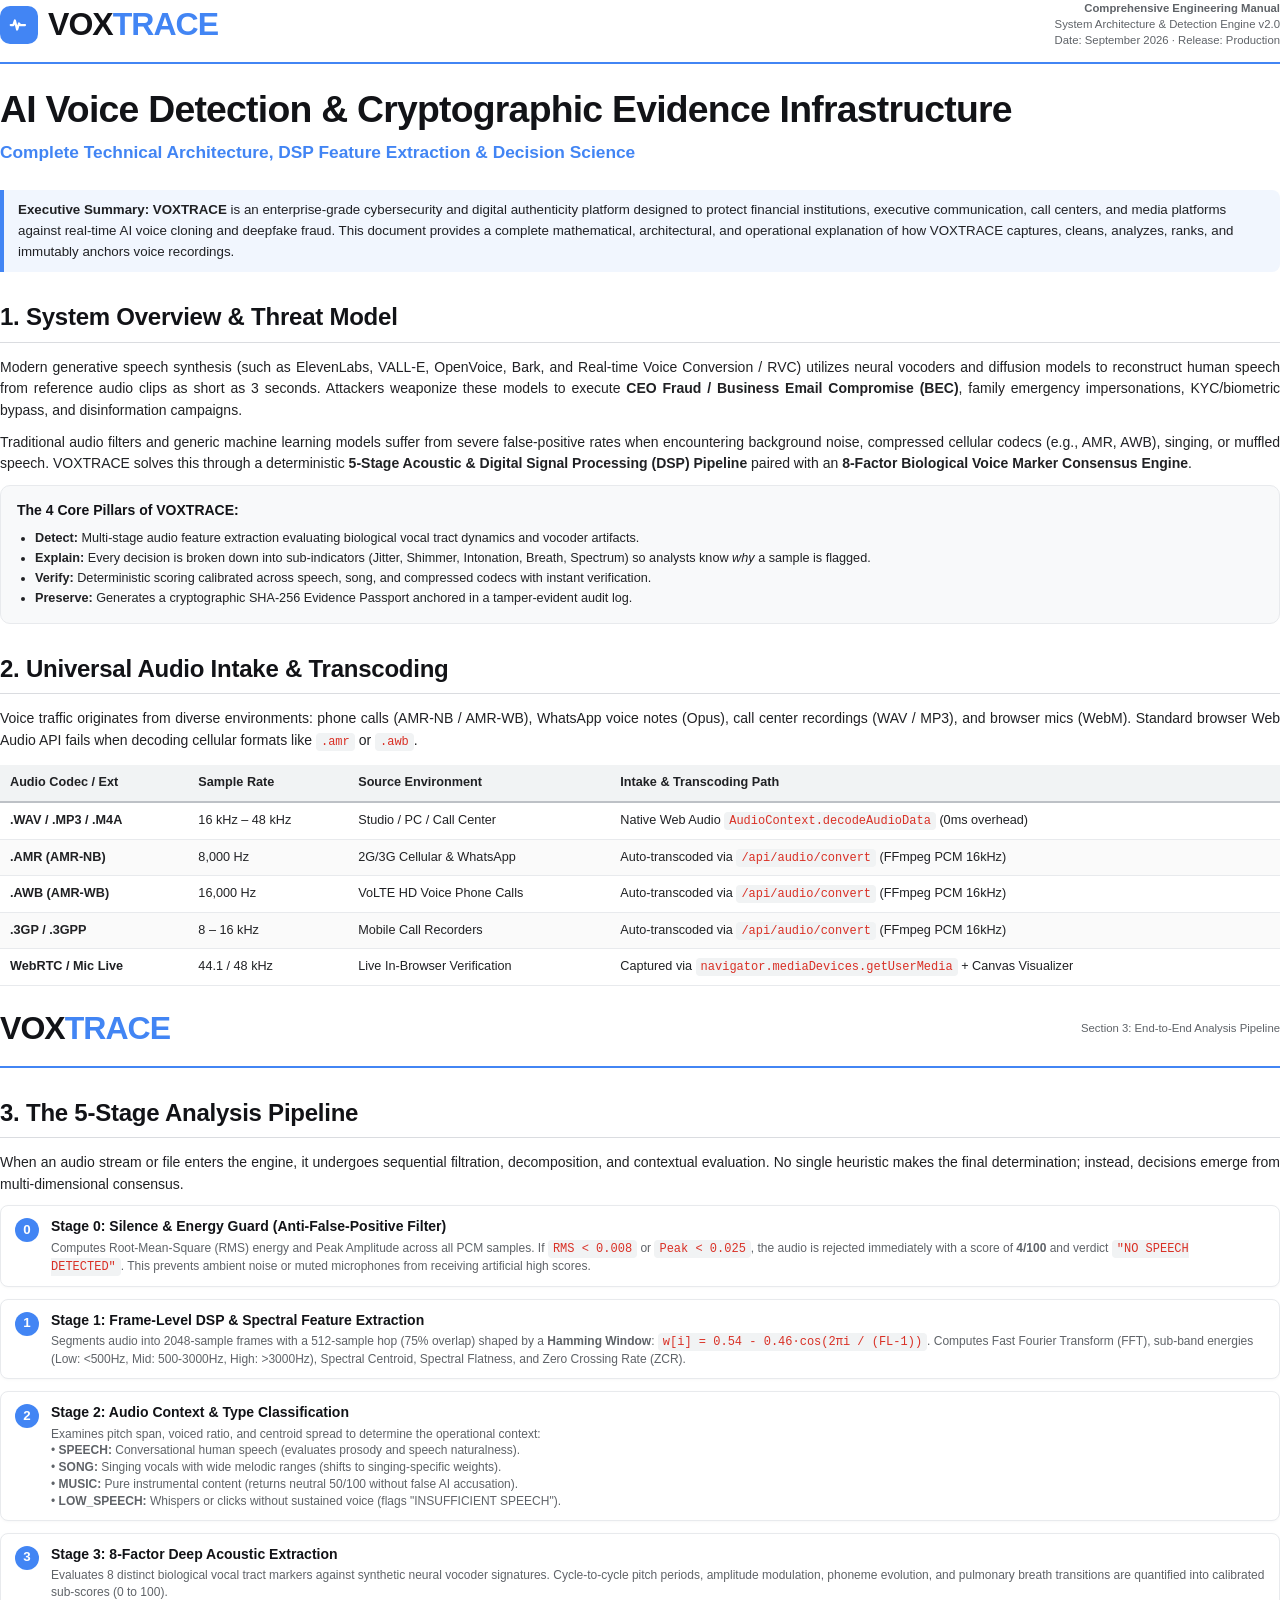
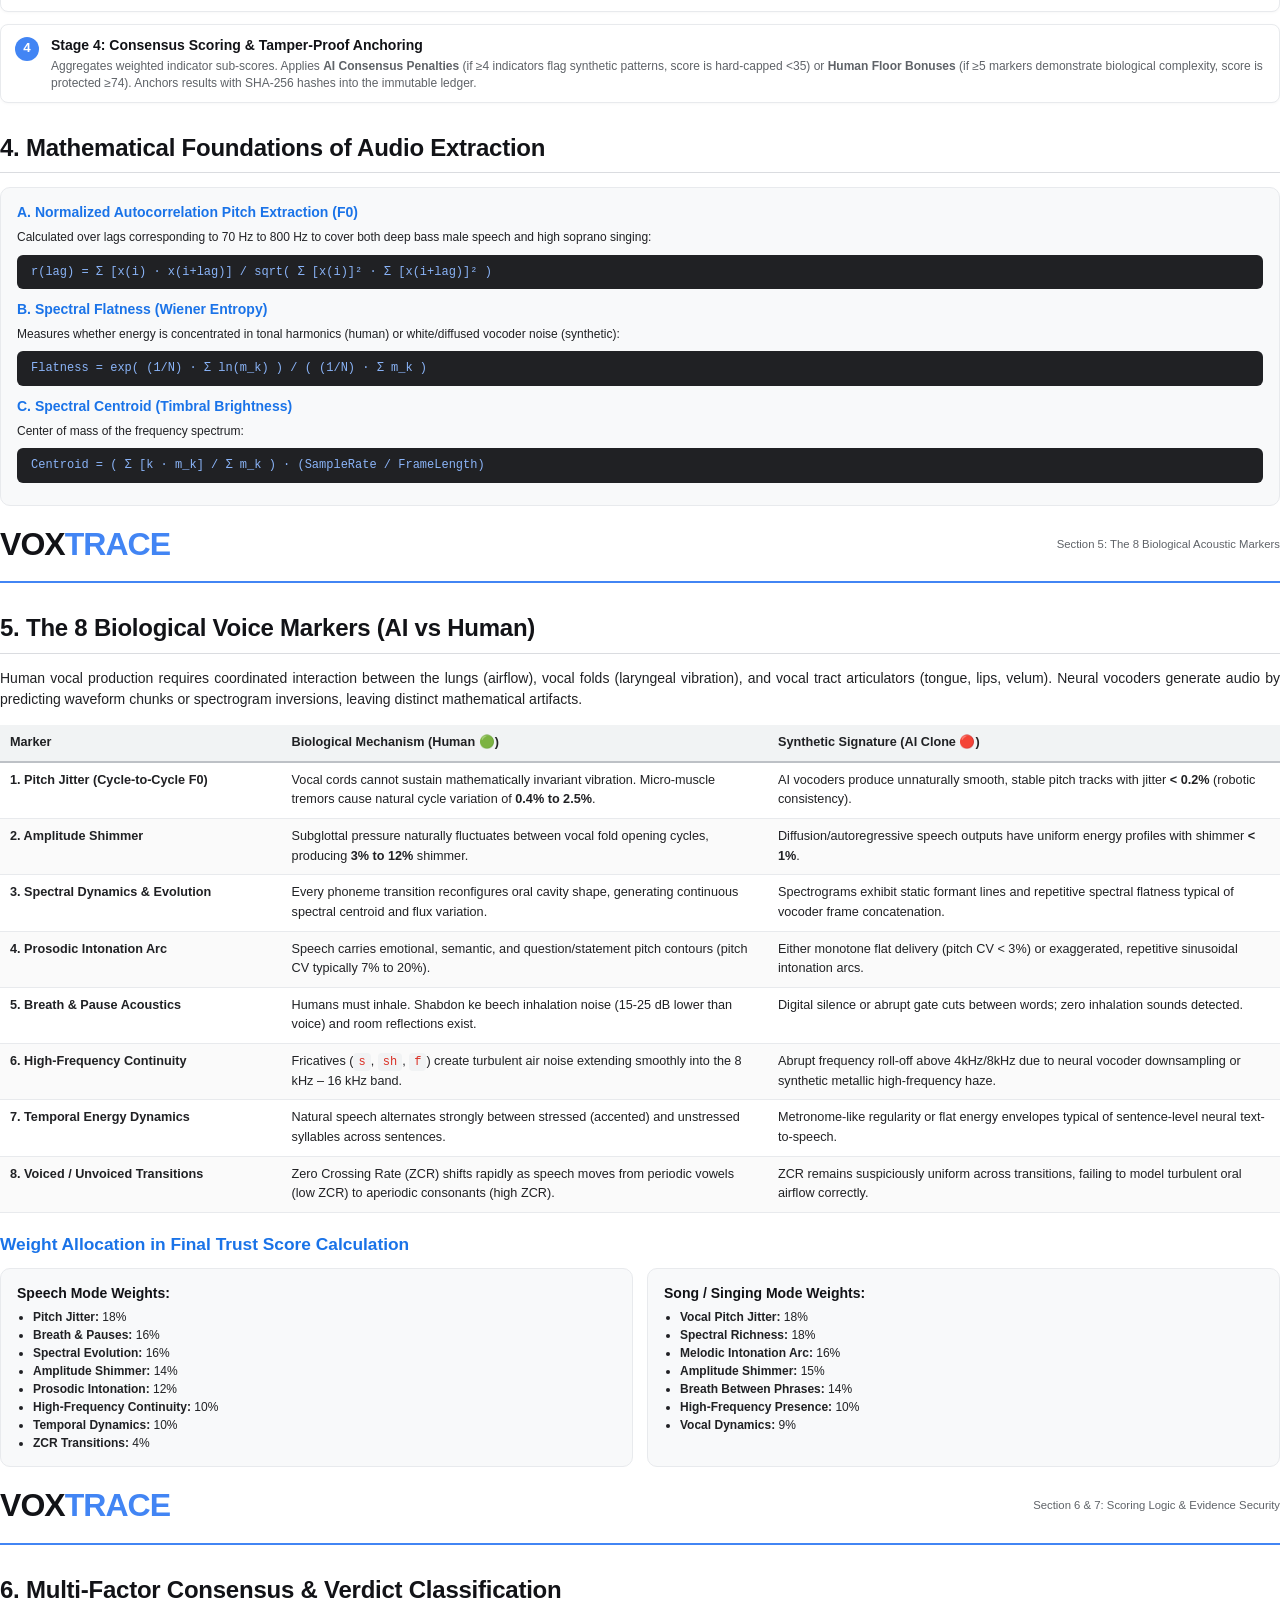
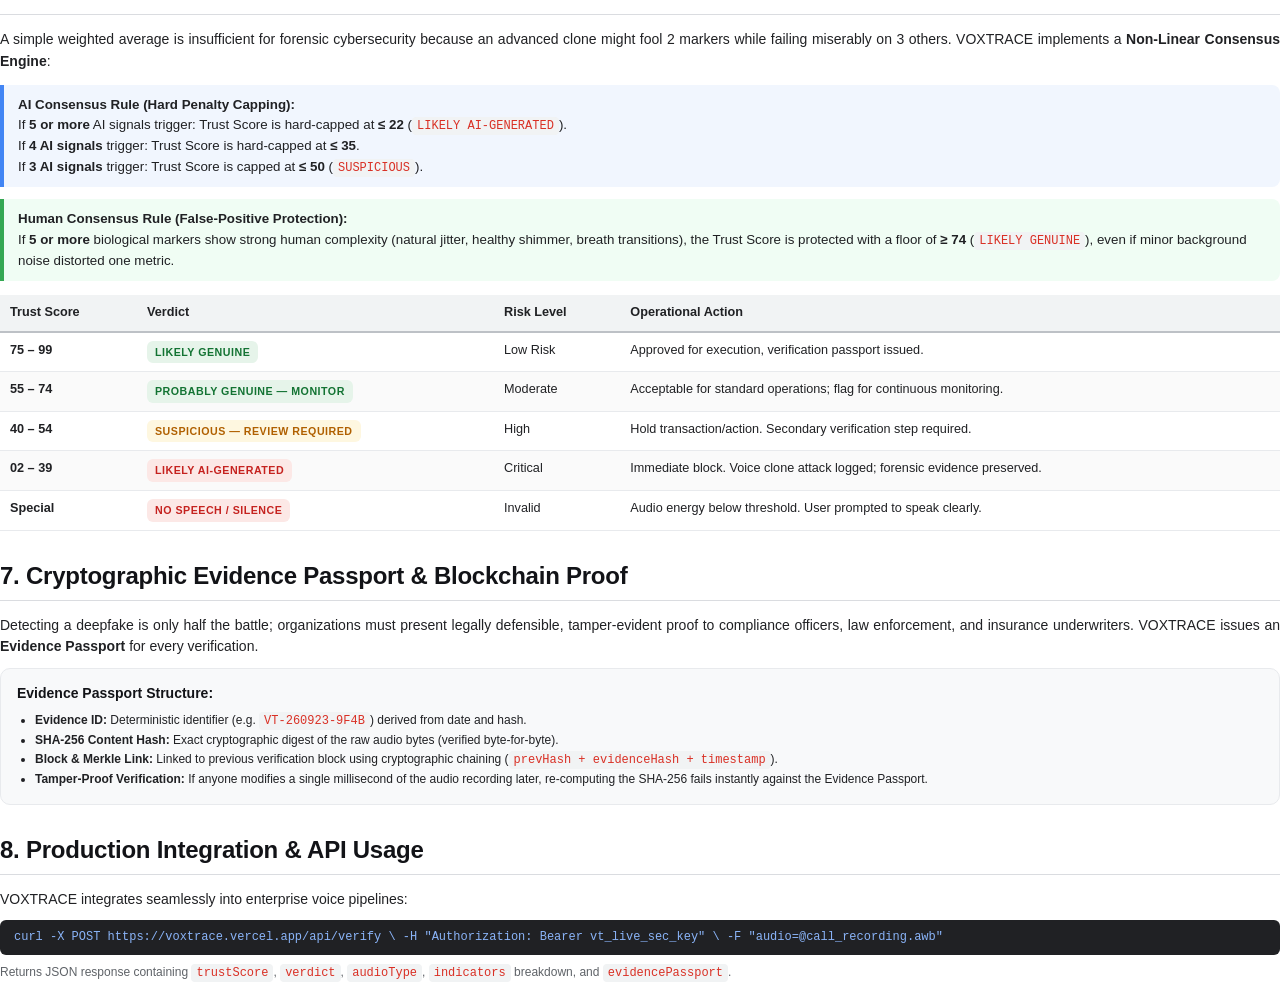
<file: docs/VOXTRACE_Architecture_Guide.html>
<!DOCTYPE html>
<html lang="en">
<head>
<meta charset="UTF-8">
<title>VOXTRACE — System Architecture & Working Manual</title>
<style>
  @page {
    size: A4;
    margin: 18mm 16mm 20mm 16mm;
    @bottom-right {
      content: "Page " counter(page) " of " counter(pages);
      font-size: 9pt;
      color: #70757a;
      font-family: -apple-system, BlinkMacSystemFont, "Segoe UI", Roboto, Helvetica, Arial, sans-serif;
    }
    @bottom-left {
      content: "VOXTRACE · AI Trust Infrastructure";
      font-size: 9pt;
      color: #70757a;
      font-family: -apple-system, BlinkMacSystemFont, "Segoe UI", Roboto, Helvetica, Arial, sans-serif;
    }
  }

  body {
    font-family: -apple-system, BlinkMacSystemFont, "Segoe UI", Roboto, Helvetica, Arial, sans-serif;
    color: #202124;
    line-height: 1.55;
    font-size: 10.5pt;
    margin: 0;
    padding: 0;
  }

  .page-break {
    page-break-after: always;
  }

  /* Header / Brand */
  .brand-header {
    display: flex;
    align-items: center;
    justify-content: space-between;
    border-bottom: 2px solid #4285F4;
    padding-bottom: 12px;
    margin-bottom: 24px;
  }
  .logo-box {
    display: flex;
    align-items: center;
    gap: 10px;
    font-size: 24pt;
    font-weight: 900;
    letter-spacing: -0.03em;
  }
  .logo-icon {
    width: 38px;
    height: 38px;
    background: #4285F4;
    border-radius: 10px;
    display: inline-flex;
    align-items: center;
    justify-content: center;
    color: white;
  }
  .logo-text {
    color: #121317;
  }
  .logo-accent {
    color: #4285F4;
  }
  .doc-meta {
    text-align: right;
    font-size: 8.5pt;
    color: #5f6368;
    line-height: 1.4;
  }

  /* Cover elements */
  .hero-title {
    font-size: 28pt;
    font-weight: 800;
    color: #121317;
    margin: 20px 0 8px 0;
    line-height: 1.15;
    letter-spacing: -0.02em;
  }
  .hero-sub {
    font-size: 13pt;
    color: #4285F4;
    font-weight: 600;
    margin-bottom: 25px;
  }
  .badge {
    display: inline-block;
    padding: 3px 8px;
    border-radius: 6px;
    font-size: 8pt;
    font-weight: 700;
    text-transform: uppercase;
    letter-spacing: 0.5px;
  }
  .badge-blue { background: #E8F0FE; color: #1a73e8; }
  .badge-green { background: #E6F4EA; color: #137333; }
  .badge-red { background: #FCE8E6; color: #C5221F; }
  .badge-amber { background: #FEF7E0; color: #B06000; }

  /* Sections */
  h1 {
    font-size: 18pt;
    font-weight: 800;
    color: #121317;
    border-bottom: 1px solid #dadce0;
    padding-bottom: 6px;
    margin-top: 26px;
    margin-bottom: 14px;
    letter-spacing: -0.01em;
  }
  h2 {
    font-size: 13pt;
    font-weight: 700;
    color: #1a73e8;
    margin-top: 18px;
    margin-bottom: 8px;
  }
  h3 {
    font-size: 11pt;
    font-weight: 700;
    color: #202124;
    margin-top: 14px;
    margin-bottom: 6px;
  }

  p {
    margin: 0 0 10px 0;
    text-align: justify;
  }

  /* Cards & Callouts */
  .card {
    background: #F8F9FA;
    border: 1px solid #E8EAED;
    border-radius: 10px;
    padding: 14px 16px;
    margin-bottom: 14px;
  }
  .callout-blue {
    background: #F1F6FE;
    border-left: 4px solid #4285F4;
    padding: 10px 14px;
    margin: 12px 0;
    border-radius: 0 8px 8px 0;
    font-size: 10pt;
  }
  .callout-green {
    background: #F0FDF4;
    border-left: 4px solid #34A853;
    padding: 10px 14px;
    margin: 12px 0;
    border-radius: 0 8px 8px 0;
    font-size: 10pt;
  }

  /* Tables */
  table {
    width: 100%;
    border-collapse: collapse;
    margin: 14px 0 18px 0;
    font-size: 9.5pt;
  }
  th {
    background: #F1F3F4;
    color: #202124;
    font-weight: 700;
    text-align: left;
    padding: 8px 10px;
    border-bottom: 2px solid #BDC1C6;
  }
  td {
    padding: 8px 10px;
    border-bottom: 1px solid #E8EAED;
    vertical-align: top;
  }
  tr:nth-child(even) td {
    background: #FAFAFA;
  }

  /* Flow Diagram */
  .pipeline-step {
    display: flex;
    align-items: flex-start;
    gap: 12px;
    margin-bottom: 12px;
    background: #fff;
    border: 1px solid #E8EAED;
    border-radius: 8px;
    padding: 10px 14px;
    box-shadow: 0 1px 3px rgba(0,0,0,0.03);
  }
  .step-num {
    background: #4285F4;
    color: #fff;
    font-weight: 800;
    font-size: 10pt;
    width: 24px;
    height: 24px;
    border-radius: 50%;
    display: flex;
    align-items: center;
    justify-content: center;
    flex-shrink: 0;
    margin-top: 2px;
  }
  .step-content {
    flex: 1;
  }
  .step-title {
    font-weight: 700;
    color: #121317;
    margin-bottom: 2px;
  }
  .step-desc {
    font-size: 9pt;
    color: #5f6368;
    line-height: 1.4;
  }

  code {
    background: #F1F3F4;
    padding: 2px 5px;
    border-radius: 4px;
    font-family: "SFMono-Regular", Consolas, "Liberation Mono", Menlo, Courier, monospace;
    font-size: 9pt;
    color: #d93025;
  }

  .formula-box {
    background: #202124;
    color: #8ab4f8;
    padding: 8px 14px;
    border-radius: 6px;
    font-family: monospace;
    font-size: 9pt;
    margin: 8px 0;
  }
</style>
</head>
<body>

  <!-- ==================== PAGE 1 ==================== -->
  <div class="brand-header">
    <div class="logo-box">
      <div class="logo-icon">
        <svg width="24" height="24" viewBox="0 0 64 64" fill="none"><path d="M10 32h7l4-12 6 24 5-16 3 4h13" stroke="#fff" stroke-width="6" stroke-linecap="round" stroke-linejoin="round"/></svg>
      </div>
      <span class="logo-text">VOX<span class="logo-accent">TRACE</span></span>
    </div>
    <div class="doc-meta">
      <b>Comprehensive Engineering Manual</b><br>
      System Architecture &amp; Detection Engine v2.0<br>
      Date: September 2026 · Release: Production
    </div>
  </div>

  <div class="hero-title">AI Voice Detection &amp; Cryptographic Evidence Infrastructure</div>
  <div class="hero-sub">Complete Technical Architecture, DSP Feature Extraction &amp; Decision Science</div>

  <div class="callout-blue">
    <b>Executive Summary:</b> <b>VOXTRACE</b> is an enterprise-grade cybersecurity and digital authenticity platform designed to protect financial institutions, executive communication, call centers, and media platforms against real-time AI voice cloning and deepfake fraud. This document provides a complete mathematical, architectural, and operational explanation of how VOXTRACE captures, cleans, analyzes, ranks, and immutably anchors voice recordings.
  </div>

  <h1>1. System Overview &amp; Threat Model</h1>
  <p>
    Modern generative speech synthesis (such as ElevenLabs, VALL-E, OpenVoice, Bark, and Real-time Voice Conversion / RVC) utilizes neural vocoders and diffusion models to reconstruct human speech from reference audio clips as short as 3 seconds. Attackers weaponize these models to execute <b>CEO Fraud / Business Email Compromise (BEC)</b>, family emergency impersonations, KYC/biometric bypass, and disinformation campaigns.
  </p>
  <p>
    Traditional audio filters and generic machine learning models suffer from severe false-positive rates when encountering background noise, compressed cellular codecs (e.g., AMR, AWB), singing, or muffled speech. VOXTRACE solves this through a deterministic <b>5-Stage Acoustic &amp; Digital Signal Processing (DSP) Pipeline</b> paired with an <b>8-Factor Biological Voice Marker Consensus Engine</b>.
  </p>

  <div class="card">
    <div style="font-weight:700;margin-bottom:6px;color:#121317;">The 4 Core Pillars of VOXTRACE:</div>
    <ul style="margin:0;padding-left:18px;font-size:9.5pt;line-height:1.6;">
      <li><b>Detect:</b> Multi-stage audio feature extraction evaluating biological vocal tract dynamics and vocoder artifacts.</li>
      <li><b>Explain:</b> Every decision is broken down into sub-indicators (Jitter, Shimmer, Intonation, Breath, Spectrum) so analysts know <i>why</i> a sample is flagged.</li>
      <li><b>Verify:</b> Deterministic scoring calibrated across speech, song, and compressed codecs with instant verification.</li>
      <li><b>Preserve:</b> Generates a cryptographic SHA-256 Evidence Passport anchored in a tamper-evident audit log.</li>
    </ul>
  </div>

  <h1>2. Universal Audio Intake &amp; Transcoding</h1>
  <p>
    Voice traffic originates from diverse environments: phone calls (AMR-NB / AMR-WB), WhatsApp voice notes (Opus), call center recordings (WAV / MP3), and browser mics (WebM). Standard browser Web Audio API fails when decoding cellular formats like <code>.amr</code> or <code>.awb</code>.
  </p>

  <table>
    <thead>
      <tr>
        <th>Audio Codec / Ext</th>
        <th>Sample Rate</th>
        <th>Source Environment</th>
        <th>Intake &amp; Transcoding Path</th>
      </tr>
    </thead>
    <tbody>
      <tr>
        <td><b>.WAV / .MP3 / .M4A</b></td>
        <td>16 kHz – 48 kHz</td>
        <td>Studio / PC / Call Center</td>
        <td>Native Web Audio <code>AudioContext.decodeAudioData</code> (0ms overhead)</td>
      </tr>
      <tr>
        <td><b>.AMR (AMR-NB)</b></td>
        <td>8,000 Hz</td>
        <td>2G/3G Cellular &amp; WhatsApp</td>
        <td>Auto-transcoded via <code>/api/audio/convert</code> (FFmpeg PCM 16kHz)</td>
      </tr>
      <tr>
        <td><b>.AWB (AMR-WB)</b></td>
        <td>16,000 Hz</td>
        <td>VoLTE HD Voice Phone Calls</td>
        <td>Auto-transcoded via <code>/api/audio/convert</code> (FFmpeg PCM 16kHz)</td>
      </tr>
      <tr>
        <td><b>.3GP / .3GPP</b></td>
        <td>8 – 16 kHz</td>
        <td>Mobile Call Recorders</td>
        <td>Auto-transcoded via <code>/api/audio/convert</code> (FFmpeg PCM 16kHz)</td>
      </tr>
      <tr>
        <td><b>WebRTC / Mic Live</b></td>
        <td>44.1 / 48 kHz</td>
        <td>Live In-Browser Verification</td>
        <td>Captured via <code>navigator.mediaDevices.getUserMedia</code> + Canvas Visualizer</td>
      </tr>
    </tbody>
  </table>

  <!-- ==================== PAGE 2 ==================== -->
  <div class="page-break"></div>

  <div class="brand-header">
    <div class="logo-box">
      <span class="logo-text">VOX<span class="logo-accent">TRACE</span></span>
    </div>
    <div class="doc-meta">Section 3: End-to-End Analysis Pipeline</div>
  </div>

  <h1>3. The 5-Stage Analysis Pipeline</h1>
  <p>
    When an audio stream or file enters the engine, it undergoes sequential filtration, decomposition, and contextual evaluation. No single heuristic makes the final determination; instead, decisions emerge from multi-dimensional consensus.
  </p>

  <div class="pipeline-step">
    <div class="step-num">0</div>
    <div class="step-content">
      <div class="step-title">Stage 0: Silence &amp; Energy Guard (Anti-False-Positive Filter)</div>
      <div class="step-desc">
        Computes Root-Mean-Square (RMS) energy and Peak Amplitude across all PCM samples. If <code>RMS &lt; 0.008</code> or <code>Peak &lt; 0.025</code>, the audio is rejected immediately with a score of <b>4/100</b> and verdict <code>"NO SPEECH DETECTED"</code>. This prevents ambient noise or muted microphones from receiving artificial high scores.
      </div>
    </div>
  </div>

  <div class="pipeline-step">
    <div class="step-num">1</div>
    <div class="step-content">
      <div class="step-title">Stage 1: Frame-Level DSP &amp; Spectral Feature Extraction</div>
      <div class="step-desc">
        Segments audio into 2048-sample frames with a 512-sample hop (75% overlap) shaped by a <b>Hamming Window</b>: <code>w[i] = 0.54 - 0.46·cos(2πi / (FL-1))</code>. Computes Fast Fourier Transform (FFT), sub-band energies (Low: &lt;500Hz, Mid: 500-3000Hz, High: &gt;3000Hz), Spectral Centroid, Spectral Flatness, and Zero Crossing Rate (ZCR).
      </div>
    </div>
  </div>

  <div class="pipeline-step">
    <div class="step-num">2</div>
    <div class="step-content">
      <div class="step-title">Stage 2: Audio Context &amp; Type Classification</div>
      <div class="step-desc">
        Examines pitch span, voiced ratio, and centroid spread to determine the operational context:
        <br>• <b>SPEECH:</b> Conversational human speech (evaluates prosody and speech naturalness).
        <br>• <b>SONG:</b> Singing vocals with wide melodic ranges (shifts to singing-specific weights).
        <br>• <b>MUSIC:</b> Pure instrumental content (returns neutral 50/100 without false AI accusation).
        <br>• <b>LOW_SPEECH:</b> Whispers or clicks without sustained voice (flags "INSUFFICIENT SPEECH").
      </div>
    </div>
  </div>

  <div class="pipeline-step">
    <div class="step-num">3</div>
    <div class="step-content">
      <div class="step-title">Stage 3: 8-Factor Deep Acoustic Extraction</div>
      <div class="step-desc">
        Evaluates 8 distinct biological vocal tract markers against synthetic neural vocoder signatures. Cycle-to-cycle pitch periods, amplitude modulation, phoneme evolution, and pulmonary breath transitions are quantified into calibrated sub-scores (0 to 100).
      </div>
    </div>
  </div>

  <div class="pipeline-step">
    <div class="step-num">4</div>
    <div class="step-content">
      <div class="step-title">Stage 4: Consensus Scoring &amp; Tamper-Proof Anchoring</div>
      <div class="step-desc">
        Aggregates weighted indicator sub-scores. Applies <b>AI Consensus Penalties</b> (if ≥4 indicators flag synthetic patterns, score is hard-capped &lt;35) or <b>Human Floor Bonuses</b> (if ≥5 markers demonstrate biological complexity, score is protected ≥74). Anchors results with SHA-256 hashes into the immutable ledger.
      </div>
    </div>
  </div>

  <h1>4. Mathematical Foundations of Audio Extraction</h1>
  <div class="card">
    <div style="font-weight:700;color:#1a73e8;margin-bottom:4px;">A. Normalized Autocorrelation Pitch Extraction (F0)</div>
    <div style="font-size:9pt;margin-bottom:6px;">Calculated over lags corresponding to 70 Hz to 800 Hz to cover both deep bass male speech and high soprano singing:</div>
    <div class="formula-box">r(lag) = Σ [x(i) · x(i+lag)] / sqrt( Σ [x(i)]² · Σ [x(i+lag)]² )</div>

    <div style="font-weight:700;color:#1a73e8;margin-top:10px;margin-bottom:4px;">B. Spectral Flatness (Wiener Entropy)</div>
    <div style="font-size:9pt;margin-bottom:6px;">Measures whether energy is concentrated in tonal harmonics (human) or white/diffused vocoder noise (synthetic):</div>
    <div class="formula-box">Flatness = exp( (1/N) · Σ ln(m_k) ) / ( (1/N) · Σ m_k )</div>

    <div style="font-weight:700;color:#1a73e8;margin-top:10px;margin-bottom:4px;">C. Spectral Centroid (Timbral Brightness)</div>
    <div style="font-size:9pt;margin-bottom:6px;">Center of mass of the frequency spectrum:</div>
    <div class="formula-box">Centroid = ( Σ [k · m_k] / Σ m_k ) · (SampleRate / FrameLength)</div>
  </div>

  <!-- ==================== PAGE 3 ==================== -->
  <div class="page-break"></div>

  <div class="brand-header">
    <div class="logo-box">
      <span class="logo-text">VOX<span class="logo-accent">TRACE</span></span>
    </div>
    <div class="doc-meta">Section 5: The 8 Biological Acoustic Markers</div>
  </div>

  <h1>5. The 8 Biological Voice Markers (AI vs Human)</h1>
  <p>
    Human vocal production requires coordinated interaction between the lungs (airflow), vocal folds (laryngeal vibration), and vocal tract articulators (tongue, lips, velum). Neural vocoders generate audio by predicting waveform chunks or spectrogram inversions, leaving distinct mathematical artifacts.
  </p>

  <table>
    <thead>
      <tr>
        <th style="width:22%;">Marker</th>
        <th style="width:38%;">Biological Mechanism (Human 🟢)</th>
        <th style="width:40%;">Synthetic Signature (AI Clone 🔴)</th>
      </tr>
    </thead>
    <tbody>
      <tr>
        <td><b>1. Pitch Jitter (Cycle-to-Cycle F0)</b></td>
        <td>Vocal cords cannot sustain mathematically invariant vibration. Micro-muscle tremors cause natural cycle variation of <b>0.4% to 2.5%</b>.</td>
        <td>AI vocoders produce unnaturally smooth, stable pitch tracks with jitter <b>&lt; 0.2%</b> (robotic consistency).</td>
      </tr>
      <tr>
        <td><b>2. Amplitude Shimmer</b></td>
        <td>Subglottal pressure naturally fluctuates between vocal fold opening cycles, producing <b>3% to 12%</b> shimmer.</td>
        <td>Diffusion/autoregressive speech outputs have uniform energy profiles with shimmer <b>&lt; 1%</b>.</td>
      </tr>
      <tr>
        <td><b>3. Spectral Dynamics &amp; Evolution</b></td>
        <td>Every phoneme transition reconfigures oral cavity shape, generating continuous spectral centroid and flux variation.</td>
        <td>Spectrograms exhibit static formant lines and repetitive spectral flatness typical of vocoder frame concatenation.</td>
      </tr>
      <tr>
        <td><b>4. Prosodic Intonation Arc</b></td>
        <td>Speech carries emotional, semantic, and question/statement pitch contours (pitch CV typically 7% to 20%).</td>
        <td>Either monotone flat delivery (pitch CV &lt; 3%) or exaggerated, repetitive sinusoidal intonation arcs.</td>
      </tr>
      <tr>
        <td><b>5. Breath &amp; Pause Acoustics</b></td>
        <td>Humans must inhale. Shabdon ke beech inhalation noise (15-25 dB lower than voice) and room reflections exist.</td>
        <td>Digital silence or abrupt gate cuts between words; zero inhalation sounds detected.</td>
      </tr>
      <tr>
        <td><b>6. High-Frequency Continuity</b></td>
        <td>Fricatives (<code>s</code>, <code>sh</code>, <code>f</code>) create turbulent air noise extending smoothly into the 8 kHz – 16 kHz band.</td>
        <td>Abrupt frequency roll-off above 4kHz/8kHz due to neural vocoder downsampling or synthetic metallic high-frequency haze.</td>
      </tr>
      <tr>
        <td><b>7. Temporal Energy Dynamics</b></td>
        <td>Natural speech alternates strongly between stressed (accented) and unstressed syllables across sentences.</td>
        <td>Metronome-like regularity or flat energy envelopes typical of sentence-level neural text-to-speech.</td>
      </tr>
      <tr>
        <td><b>8. Voiced / Unvoiced Transitions</b></td>
        <td>Zero Crossing Rate (ZCR) shifts rapidly as speech moves from periodic vowels (low ZCR) to aperiodic consonants (high ZCR).</td>
        <td>ZCR remains suspiciously uniform across transitions, failing to model turbulent oral airflow correctly.</td>
      </tr>
    </tbody>
  </table>

  <h2>Weight Allocation in Final Trust Score Calculation</h2>
  <div style="display:flex;gap:14px;margin-top:10px;">
    <div class="card" style="flex:1;">
      <div style="font-weight:700;color:#121317;margin-bottom:4px;">Speech Mode Weights:</div>
      <ul style="margin:0;padding-left:16px;font-size:9pt;line-height:1.5;">
        <li><b>Pitch Jitter:</b> 18%</li>
        <li><b>Breath &amp; Pauses:</b> 16%</li>
        <li><b>Spectral Evolution:</b> 16%</li>
        <li><b>Amplitude Shimmer:</b> 14%</li>
        <li><b>Prosodic Intonation:</b> 12%</li>
        <li><b>High-Frequency Continuity:</b> 10%</li>
        <li><b>Temporal Dynamics:</b> 10%</li>
        <li><b>ZCR Transitions:</b> 4%</li>
      </ul>
    </div>
    <div class="card" style="flex:1;">
      <div style="font-weight:700;color:#121317;margin-bottom:4px;">Song / Singing Mode Weights:</div>
      <ul style="margin:0;padding-left:16px;font-size:9pt;line-height:1.5;">
        <li><b>Vocal Pitch Jitter:</b> 18%</li>
        <li><b>Spectral Richness:</b> 18%</li>
        <li><b>Melodic Intonation Arc:</b> 16%</li>
        <li><b>Amplitude Shimmer:</b> 15%</li>
        <li><b>Breath Between Phrases:</b> 14%</li>
        <li><b>High-Frequency Presence:</b> 10%</li>
        <li><b>Vocal Dynamics:</b> 9%</li>
      </ul>
    </div>
  </div>

  <!-- ==================== PAGE 4 ==================== -->
  <div class="page-break"></div>

  <div class="brand-header">
    <div class="logo-box">
      <span class="logo-text">VOX<span class="logo-accent">TRACE</span></span>
    </div>
    <div class="doc-meta">Section 6 &amp; 7: Scoring Logic &amp; Evidence Security</div>
  </div>

  <h1>6. Multi-Factor Consensus &amp; Verdict Classification</h1>
  <p>
    A simple weighted average is insufficient for forensic cybersecurity because an advanced clone might fool 2 markers while failing miserably on 3 others. VOXTRACE implements a <b>Non-Linear Consensus Engine</b>:
  </p>

  <div class="callout-blue">
    <b>AI Consensus Rule (Hard Penalty Capping):</b>
    <br>If <b>5 or more</b> AI signals trigger: Trust Score is hard-capped at <b>≤ 22</b> (<code>LIKELY AI-GENERATED</code>).
    <br>If <b>4 AI signals</b> trigger: Trust Score is hard-capped at <b>≤ 35</b>.
    <br>If <b>3 AI signals</b> trigger: Trust Score is capped at <b>≤ 50</b> (<code>SUSPICIOUS</code>).
  </div>

  <div class="callout-green">
    <b>Human Consensus Rule (False-Positive Protection):</b>
    <br>If <b>5 or more</b> biological markers show strong human complexity (natural jitter, healthy shimmer, breath transitions), the Trust Score is protected with a floor of <b>≥ 74</b> (<code>LIKELY GENUINE</code>), even if minor background noise distorted one metric.
  </div>

  <table>
    <thead>
      <tr>
        <th>Trust Score</th>
        <th>Verdict</th>
        <th>Risk Level</th>
        <th>Operational Action</th>
      </tr>
    </thead>
    <tbody>
      <tr>
        <td><b>75 – 99</b></td>
        <td><span class="badge badge-green">LIKELY GENUINE</span></td>
        <td>Low Risk</td>
        <td>Approved for execution, verification passport issued.</td>
      </tr>
      <tr>
        <td><b>55 – 74</b></td>
        <td><span class="badge badge-green">PROBABLY GENUINE — MONITOR</span></td>
        <td>Moderate</td>
        <td>Acceptable for standard operations; flag for continuous monitoring.</td>
      </tr>
      <tr>
        <td><b>40 – 54</b></td>
        <td><span class="badge badge-amber">SUSPICIOUS — REVIEW REQUIRED</span></td>
        <td>High</td>
        <td>Hold transaction/action. Secondary verification step required.</td>
      </tr>
      <tr>
        <td><b>02 – 39</b></td>
        <td><span class="badge badge-red">LIKELY AI-GENERATED</span></td>
        <td>Critical</td>
        <td>Immediate block. Voice clone attack logged; forensic evidence preserved.</td>
      </tr>
      <tr>
        <td><b>Special</b></td>
        <td><span class="badge badge-red">NO SPEECH / SILENCE</span></td>
        <td>Invalid</td>
        <td>Audio energy below threshold. User prompted to speak clearly.</td>
      </tr>
    </tbody>
  </table>

  <h1>7. Cryptographic Evidence Passport &amp; Blockchain Proof</h1>
  <p>
    Detecting a deepfake is only half the battle; organizations must present legally defensible, tamper-evident proof to compliance officers, law enforcement, and insurance underwriters. VOXTRACE issues an <b>Evidence Passport</b> for every verification.
  </p>

  <div class="card">
    <div style="font-weight:700;color:#121317;margin-bottom:6px;">Evidence Passport Structure:</div>
    <ul style="margin:0;padding-left:18px;font-size:9pt;line-height:1.6;">
      <li><b>Evidence ID:</b> Deterministic identifier (e.g. <code>VT-260923-9F4B</code>) derived from date and hash.</li>
      <li><b>SHA-256 Content Hash:</b> Exact cryptographic digest of the raw audio bytes (verified byte-for-byte).</li>
      <li><b>Block &amp; Merkle Link:</b> Linked to previous verification block using cryptographic chaining (<code>prevHash + evidenceHash + timestamp</code>).</li>
      <li><b>Tamper-Proof Verification:</b> If anyone modifies a single millisecond of the audio recording later, re-computing the SHA-256 fails instantly against the Evidence Passport.</li>
    </ul>
  </div>

  <h1>8. Production Integration &amp; API Usage</h1>
  <p>VOXTRACE integrates seamlessly into enterprise voice pipelines:</p>
  <div class="formula-box">
curl -X POST https://voxtrace.vercel.app/api/verify \
  -H "Authorization: Bearer vt_live_sec_key" \
  -F "audio=@call_recording.awb"
  </div>
  <p style="font-size:9pt;color:#5f6368;margin-top:4px;">
    Returns JSON response containing <code>trustScore</code>, <code>verdict</code>, <code>audioType</code>, <code>indicators</code> breakdown, and <code>evidencePassport</code>.
  </p>

</body>
</html>
</file>
